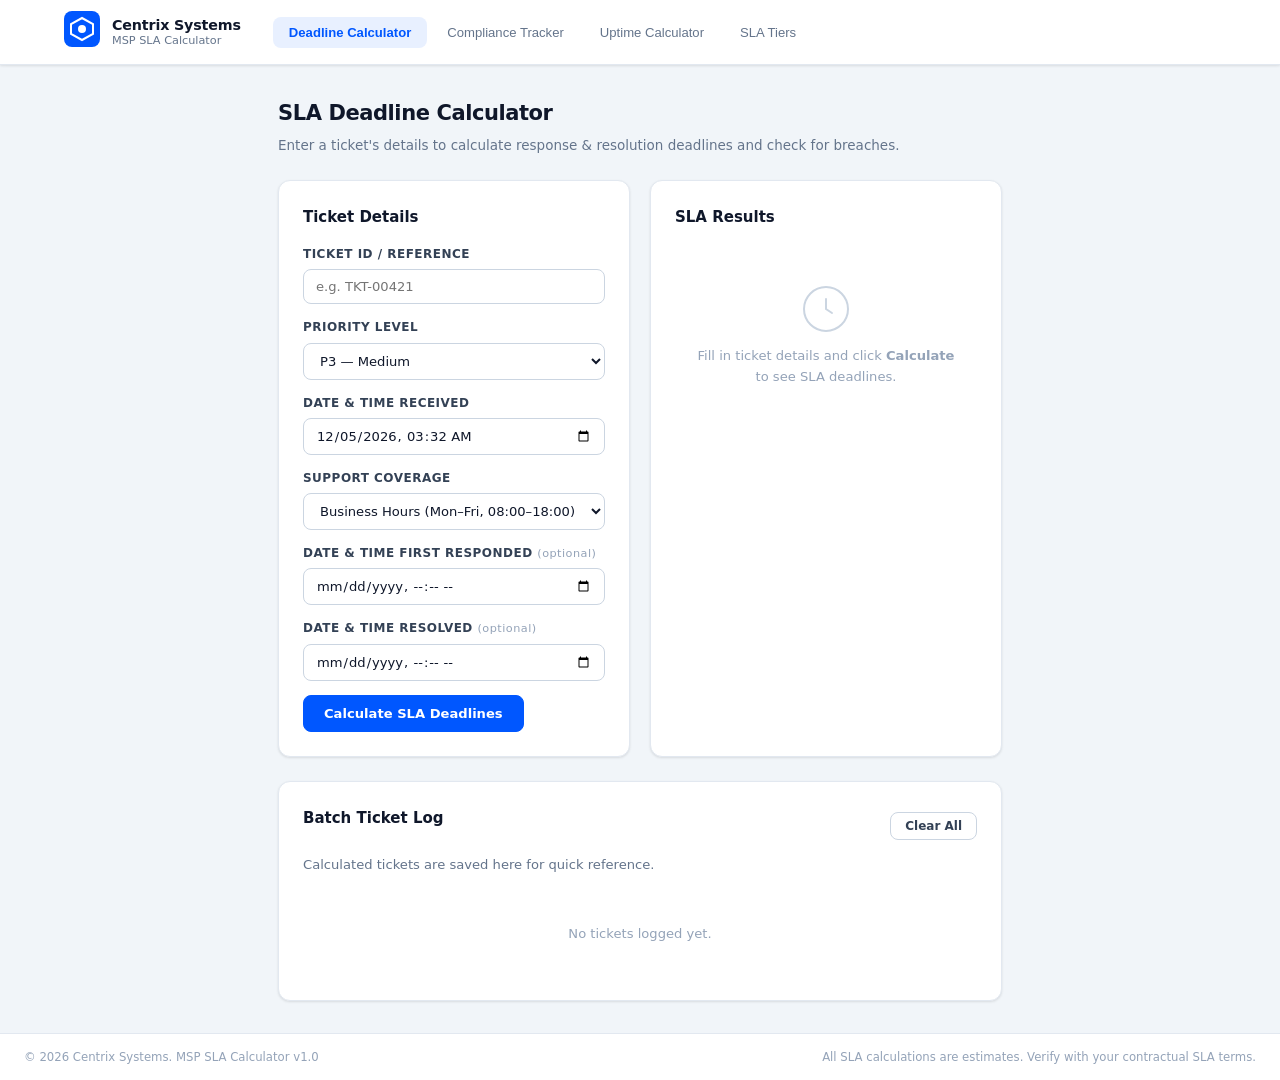
<file: index.html>
<!DOCTYPE html>
<html lang="en">
<head>
  <meta charset="UTF-8" />
  <meta name="viewport" content="width=device-width, initial-scale=1.0" />
  <title>MSP SLA Calculator — Centrix Systems</title>
  <link rel="stylesheet" href="styles.css" />
</head>
<body>
  <!-- Header -->
  <header class="site-header">
    <div class="header-inner">
      <div class="brand">
        <div class="brand-logo">
          <svg width="36" height="36" viewBox="0 0 36 36" fill="none" xmlns="http://www.w3.org/2000/svg">
            <rect width="36" height="36" rx="8" fill="#0057FF"/>
            <path d="M18 7L29 13V23L18 29L7 23V13L18 7Z" stroke="white" stroke-width="2" fill="none"/>
            <circle cx="18" cy="18" r="4" fill="white"/>
          </svg>
        </div>
        <div class="brand-text">
          <span class="brand-name">Centrix Systems</span>
          <span class="brand-subtitle">MSP SLA Calculator</span>
        </div>
      </div>
      <nav class="tab-nav">
        <button class="tab-btn active" data-tab="deadline">Deadline Calculator</button>
        <button class="tab-btn" data-tab="compliance">Compliance Tracker</button>
        <button class="tab-btn" data-tab="uptime">Uptime Calculator</button>
        <button class="tab-btn" data-tab="tiers">SLA Tiers</button>
      </nav>
    </div>
  </header>

  <main class="container">

    <!-- ===== TAB: DEADLINE CALCULATOR ===== -->
    <section class="tab-content active" id="tab-deadline">
      <div class="section-header">
        <h2>SLA Deadline Calculator</h2>
        <p>Enter a ticket's details to calculate response &amp; resolution deadlines and check for breaches.</p>
      </div>

      <div class="card-grid two-col">
        <!-- Input Panel -->
        <div class="card">
          <h3 class="card-title">Ticket Details</h3>
          <div class="form-group">
            <label>Ticket ID / Reference</label>
            <input type="text" id="ticketId" placeholder="e.g. TKT-00421" />
          </div>
          <div class="form-group">
            <label>Priority Level</label>
            <select id="ticketPriority">
              <option value="p1">P1 — Critical</option>
              <option value="p2">P2 — High</option>
              <option value="p3" selected>P3 — Medium</option>
              <option value="p4">P4 — Low</option>
            </select>
          </div>
          <div class="form-group">
            <label>Date &amp; Time Received</label>
            <input type="datetime-local" id="ticketReceived" />
          </div>
          <div class="form-group">
            <label>Support Coverage</label>
            <select id="coverageType">
              <option value="247">24/7 (All Hours)</option>
              <option value="bh" selected>Business Hours (Mon–Fri, 08:00–18:00)</option>
              <option value="extended">Extended (Mon–Sat, 07:00–20:00)</option>
            </select>
          </div>
          <div class="form-group">
            <label>Date &amp; Time First Responded <span class="optional">(optional)</span></label>
            <input type="datetime-local" id="ticketResponded" />
          </div>
          <div class="form-group">
            <label>Date &amp; Time Resolved <span class="optional">(optional)</span></label>
            <input type="datetime-local" id="ticketResolved" />
          </div>
          <button class="btn btn-primary" id="calcDeadlineBtn">Calculate SLA Deadlines</button>
        </div>

        <!-- Result Panel -->
        <div class="card" id="deadlineResults">
          <h3 class="card-title">SLA Results</h3>
          <div class="placeholder-state">
            <svg width="48" height="48" viewBox="0 0 48 48" fill="none"><circle cx="24" cy="24" r="22" stroke="#CBD5E1" stroke-width="2"/><path d="M24 14v10l6 4" stroke="#CBD5E1" stroke-width="2" stroke-linecap="round"/></svg>
            <p>Fill in ticket details and click <strong>Calculate</strong> to see SLA deadlines.</p>
          </div>
        </div>
      </div>

      <!-- Batch Ticket Tracker -->
      <div class="card mt-24">
        <div class="card-header-row">
          <h3 class="card-title">Batch Ticket Log</h3>
          <button class="btn btn-sm btn-secondary" id="clearLogBtn">Clear All</button>
        </div>
        <p class="card-desc">Calculated tickets are saved here for quick reference.</p>
        <div id="ticketLog" class="ticket-log">
          <div class="empty-log">No tickets logged yet.</div>
        </div>
      </div>
    </section>

    <!-- ===== TAB: COMPLIANCE TRACKER ===== -->
    <section class="tab-content" id="tab-compliance">
      <div class="section-header">
        <h2>SLA Compliance Tracker</h2>
        <p>Calculate your SLA compliance rate for a reporting period.</p>
      </div>

      <div class="card-grid two-col">
        <div class="card">
          <h3 class="card-title">Period &amp; Ticket Counts</h3>
          <div class="form-group">
            <label>Reporting Period</label>
            <div class="date-range">
              <input type="date" id="periodStart" />
              <span>to</span>
              <input type="date" id="periodEnd" />
            </div>
          </div>

          <div class="sla-input-table">
            <div class="sla-input-row header-row">
              <span>Priority</span>
              <span>Total Tickets</span>
              <span>Met SLA</span>
              <span>Breached</span>
            </div>
            <div class="sla-input-row" data-prio="p1">
              <span class="prio-badge p1">P1 Critical</span>
              <input type="number" class="comp-total" min="0" value="0" placeholder="0" />
              <input type="number" class="comp-met" min="0" value="0" placeholder="0" />
              <span class="comp-breached">0</span>
            </div>
            <div class="sla-input-row" data-prio="p2">
              <span class="prio-badge p2">P2 High</span>
              <input type="number" class="comp-total" min="0" value="0" placeholder="0" />
              <input type="number" class="comp-met" min="0" value="0" placeholder="0" />
              <span class="comp-breached">0</span>
            </div>
            <div class="sla-input-row" data-prio="p3">
              <span class="prio-badge p3">P3 Medium</span>
              <input type="number" class="comp-total" min="0" value="0" placeholder="0" />
              <input type="number" class="comp-met" min="0" value="0" placeholder="0" />
              <span class="comp-breached">0</span>
            </div>
            <div class="sla-input-row" data-prio="p4">
              <span class="prio-badge p4">P4 Low</span>
              <input type="number" class="comp-total" min="0" value="0" placeholder="0" />
              <input type="number" class="comp-met" min="0" value="0" placeholder="0" />
              <span class="comp-breached">0</span>
            </div>
          </div>
          <button class="btn btn-primary mt-16" id="calcComplianceBtn">Calculate Compliance</button>
        </div>

        <div class="card" id="complianceResults">
          <h3 class="card-title">Compliance Report</h3>
          <div class="placeholder-state">
            <svg width="48" height="48" viewBox="0 0 48 48" fill="none"><rect x="8" y="10" width="32" height="28" rx="3" stroke="#CBD5E1" stroke-width="2"/><path d="M15 20h18M15 26h12" stroke="#CBD5E1" stroke-width="2" stroke-linecap="round"/></svg>
            <p>Enter ticket counts and click <strong>Calculate Compliance</strong> to generate your report.</p>
          </div>
        </div>
      </div>

      <!-- SLA Target Reference -->
      <div class="card mt-24">
        <h3 class="card-title">Compliance Thresholds Reference</h3>
        <div class="threshold-grid">
          <div class="threshold-card">
            <div class="prio-badge p1">P1 Critical</div>
            <div class="threshold-target">Target: ≥ 99%</div>
            <div class="threshold-desc">Mission-critical outages; maximum urgency</div>
          </div>
          <div class="threshold-card">
            <div class="prio-badge p2">P2 High</div>
            <div class="threshold-target">Target: ≥ 97%</div>
            <div class="threshold-desc">Significant impact; urgent resolution needed</div>
          </div>
          <div class="threshold-card">
            <div class="prio-badge p3">P3 Medium</div>
            <div class="threshold-target">Target: ≥ 95%</div>
            <div class="threshold-desc">Moderate impact; standard priority</div>
          </div>
          <div class="threshold-card">
            <div class="prio-badge p4">P4 Low</div>
            <div class="threshold-target">Target: ≥ 90%</div>
            <div class="threshold-desc">Minimal impact; planned/routine work</div>
          </div>
        </div>
      </div>
    </section>

    <!-- ===== TAB: UPTIME CALCULATOR ===== -->
    <section class="tab-content" id="tab-uptime">
      <div class="section-header">
        <h2>Uptime &amp; Availability Calculator</h2>
        <p>Determine allowed downtime for a given uptime SLA target, or calculate actual uptime from incident data.</p>
      </div>

      <div class="card-grid two-col">
        <!-- Allowed Downtime -->
        <div class="card">
          <h3 class="card-title">Allowed Downtime from SLA %</h3>
          <div class="form-group">
            <label>SLA Uptime Target (%)</label>
            <div class="input-with-suffix">
              <input type="number" id="uptimeTarget" min="0" max="100" step="0.001" value="99.9" />
              <span class="suffix">%</span>
            </div>
          </div>
          <div class="form-group">
            <label>Measurement Period</label>
            <select id="uptimePeriod">
              <option value="day">Per Day</option>
              <option value="week">Per Week</option>
              <option value="month" selected>Per Month (30 days)</option>
              <option value="quarter">Per Quarter (91 days)</option>
              <option value="year">Per Year (365 days)</option>
            </select>
          </div>
          <button class="btn btn-primary" id="calcUptimeBtn">Calculate Allowed Downtime</button>
          <div id="uptimeResult" class="uptime-result hidden"></div>
        </div>

        <!-- Actual Uptime from Incidents -->
        <div class="card">
          <h3 class="card-title">Actual Uptime from Incident Log</h3>
          <div class="form-group">
            <label>Measurement Period (hours)</label>
            <input type="number" id="periodHours" min="1" value="720" placeholder="e.g. 720 for 30 days" />
          </div>
          <div class="form-group">
            <label>Total Downtime (minutes)</label>
            <input type="number" id="totalDowntime" min="0" value="0" placeholder="Total minutes of outage" />
          </div>
          <div class="form-group">
            <label>Contracted SLA Target (%)</label>
            <div class="input-with-suffix">
              <input type="number" id="contractedSla" min="0" max="100" step="0.001" value="99.9" />
              <span class="suffix">%</span>
            </div>
          </div>
          <button class="btn btn-primary" id="calcActualUptimeBtn">Calculate Actual Uptime</button>
          <div id="actualUptimeResult" class="uptime-result hidden"></div>
        </div>
      </div>

      <!-- Uptime Reference Table -->
      <div class="card mt-24">
        <h3 class="card-title">Standard Uptime SLA Reference Table</h3>
        <div class="table-wrapper">
          <table class="data-table" id="uptimeRefTable">
            <thead>
              <tr>
                <th>SLA Target</th>
                <th>Nines</th>
                <th>Per Day</th>
                <th>Per Week</th>
                <th>Per Month</th>
                <th>Per Quarter</th>
                <th>Per Year</th>
              </tr>
            </thead>
            <tbody>
              <!-- Populated by JS -->
            </tbody>
          </table>
        </div>
      </div>
    </section>

    <!-- ===== TAB: SLA TIERS ===== -->
    <section class="tab-content" id="tab-tiers">
      <div class="section-header">
        <h2>SLA Tier Configuration</h2>
        <p>Customise response and resolution targets for each priority tier. Changes apply across all calculators.</p>
      </div>

      <div class="card">
        <h3 class="card-title">Priority Tiers</h3>
        <p class="card-desc">Times are in hours. Business-hours tiers exclude weekends and non-working hours.</p>
        <div class="table-wrapper">
          <table class="data-table tiers-table">
            <thead>
              <tr>
                <th>Priority</th>
                <th>Label</th>
                <th>Response Target (hrs)</th>
                <th>Resolution Target (hrs)</th>
                <th>Escalation Target (hrs)</th>
                <th>Compliance Goal (%)</th>
                <th>Colour</th>
              </tr>
            </thead>
            <tbody id="tiersTableBody">
              <!-- Populated by JS -->
            </tbody>
          </table>
        </div>
        <div class="tier-actions">
          <button class="btn btn-primary" id="saveTiersBtn">Save Configuration</button>
          <button class="btn btn-secondary" id="resetTiersBtn">Reset to Defaults</button>
        </div>
        <div id="tiersSaveMsg" class="save-msg hidden">Configuration saved successfully.</div>
      </div>

      <!-- Tier Definitions -->
      <div class="card mt-24">
        <h3 class="card-title">Standard Tier Definitions</h3>
        <div class="tier-defs">
          <div class="tier-def-item">
            <div class="tier-def-badge p1">P1</div>
            <div class="tier-def-text">
              <strong>Critical</strong>
              <p>Complete service outage, data loss risk, or security breach. All business operations halted. Immediate all-hands response required.</p>
            </div>
          </div>
          <div class="tier-def-item">
            <div class="tier-def-badge p2">P2</div>
            <div class="tier-def-text">
              <strong>High</strong>
              <p>Major functionality impaired, significant user group affected, or partial service outage. No acceptable workaround available.</p>
            </div>
          </div>
          <div class="tier-def-item">
            <div class="tier-def-badge p3">P3</div>
            <div class="tier-def-text">
              <strong>Medium</strong>
              <p>Non-critical functionality impaired with a workaround available. Limited number of users affected. Normal business operations continue.</p>
            </div>
          </div>
          <div class="tier-def-item">
            <div class="tier-def-badge p4">P4</div>
            <div class="tier-def-text">
              <strong>Low</strong>
              <p>Minor cosmetic issues, feature requests, how-to questions, or general information requests. No business impact.</p>
            </div>
          </div>
        </div>
      </div>
    </section>

  </main>

  <footer class="site-footer">
    <span>&copy; 2026 Centrix Systems. MSP SLA Calculator v1.0</span>
    <span>All SLA calculations are estimates. Verify with your contractual SLA terms.</span>
  </footer>

  <script src="app.js"></script>
</body>
</html>
</file>
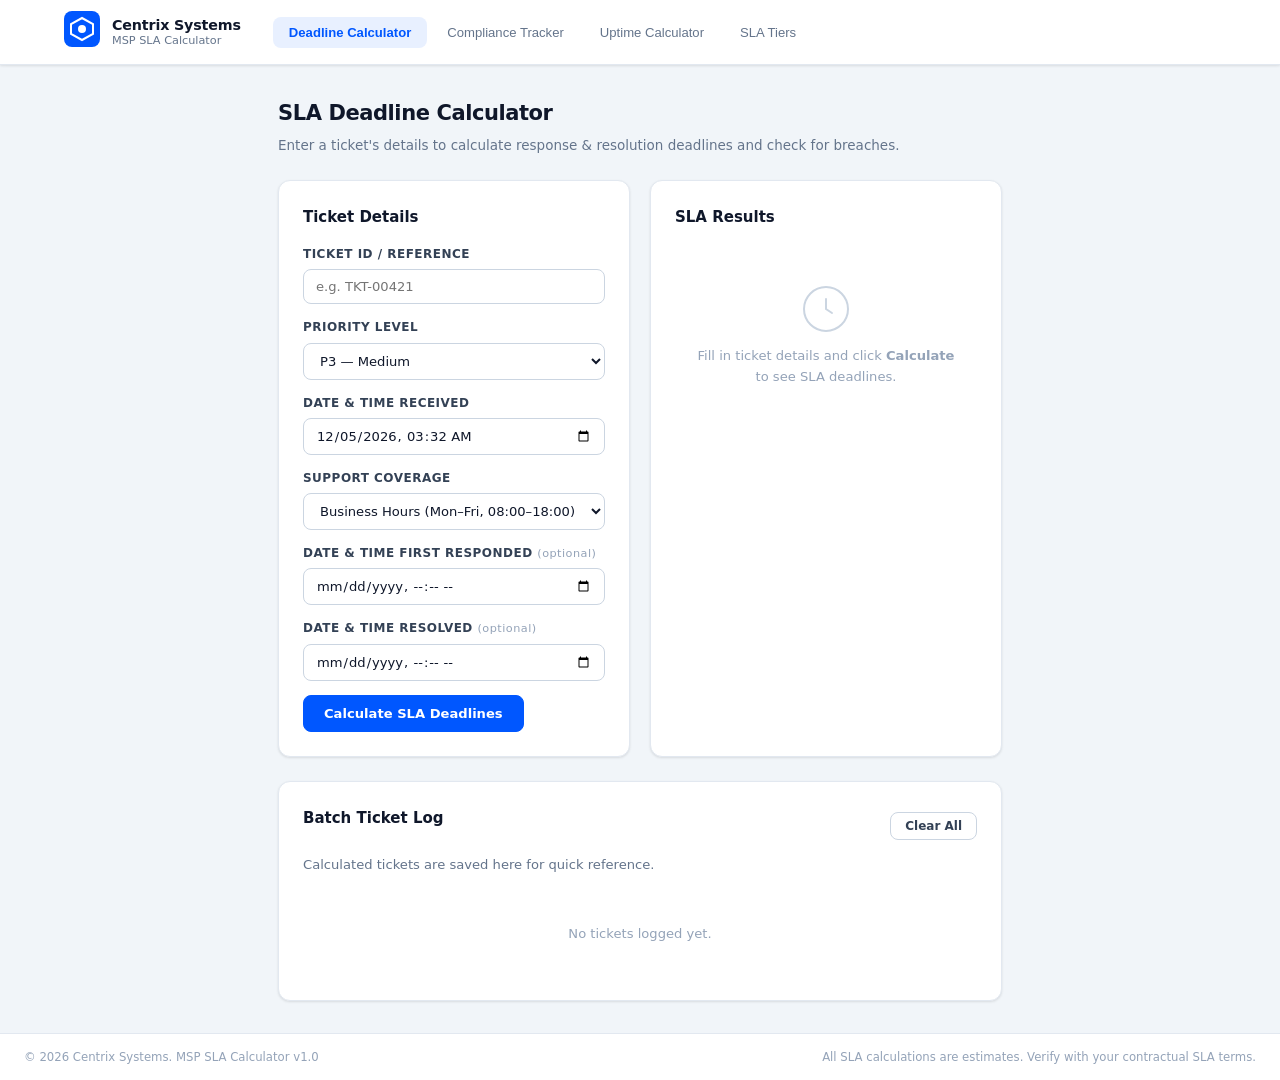
<file: centrix-sla-calculator.html>
<!DOCTYPE html>
<html lang="en">
<head>
  <meta charset="UTF-8" />
  <meta name="viewport" content="width=device-width, initial-scale=1.0" />
  <title>MSP SLA Calculator — Centrix Systems</title>
  <style>
/* ============================================================
   Centrix Systems — MSP SLA Calculator Stylesheet
   ============================================================ */

/* ---------- Reset & Base ---------- */
*, *::before, *::after { box-sizing: border-box; margin: 0; padding: 0; }

:root {
  --blue-600:   #0057FF;
  --blue-500:   #1D6FFF;
  --blue-100:   #E8F0FF;
  --blue-50:    #F0F5FF;

  --p1-color:   #DC2626;
  --p1-bg:      #FEF2F2;
  --p1-border:  #FECACA;

  --p2-color:   #EA580C;
  --p2-bg:      #FFF7ED;
  --p2-border:  #FED7AA;

  --p3-color:   #CA8A04;
  --p3-bg:      #FEFCE8;
  --p3-border:  #FEF08A;

  --p4-color:   #16A34A;
  --p4-bg:      #F0FDF4;
  --p4-border:  #BBF7D0;

  --gray-900: #0F172A;
  --gray-700: #334155;
  --gray-500: #64748B;
  --gray-400: #94A3B8;
  --gray-300: #CBD5E1;
  --gray-200: #E2E8F0;
  --gray-100: #F1F5F9;
  --gray-50:  #F8FAFC;

  --success-color:  #16A34A;
  --success-bg:     #F0FDF4;
  --warning-color:  #CA8A04;
  --warning-bg:     #FEFCE8;
  --danger-color:   #DC2626;
  --danger-bg:      #FEF2F2;

  --radius-sm:  4px;
  --radius-md:  8px;
  --radius-lg:  12px;

  --shadow-sm:  0 1px 3px rgba(0,0,0,.07), 0 1px 2px rgba(0,0,0,.04);
  --shadow-md:  0 4px 12px rgba(0,0,0,.08), 0 2px 4px rgba(0,0,0,.04);

  --font: 'Segoe UI', system-ui, -apple-system, sans-serif;
}

html { font-size: 15px; }

body {
  font-family: var(--font);
  background: var(--gray-100);
  color: var(--gray-900);
  line-height: 1.6;
  min-height: 100vh;
  display: flex;
  flex-direction: column;
}

/* ---------- Header ---------- */
.site-header {
  background: white;
  border-bottom: 1px solid var(--gray-200);
  position: sticky;
  top: 0;
  z-index: 100;
  box-shadow: var(--shadow-sm);
}

.header-inner {
  max-width: 1200px;
  margin: 0 auto;
  padding: 0 24px;
  display: flex;
  align-items: center;
  gap: 32px;
  height: 64px;
}

.brand {
  display: flex;
  align-items: center;
  gap: 12px;
  flex-shrink: 0;
}

.brand-text {
  display: flex;
  flex-direction: column;
  line-height: 1.2;
}

.brand-name {
  font-size: .95rem;
  font-weight: 700;
  color: var(--gray-900);
  letter-spacing: -.01em;
}

.brand-subtitle {
  font-size: .75rem;
  color: var(--gray-500);
  font-weight: 500;
}

.tab-nav {
  display: flex;
  gap: 4px;
  flex: 1;
}

.tab-btn {
  background: none;
  border: none;
  cursor: pointer;
  padding: 8px 16px;
  font-size: .875rem;
  font-weight: 500;
  color: var(--gray-500);
  border-radius: var(--radius-md);
  transition: background .15s, color .15s;
  white-space: nowrap;
}

.tab-btn:hover { background: var(--gray-100); color: var(--gray-700); }
.tab-btn.active { background: var(--blue-100); color: var(--blue-600); font-weight: 600; }

/* ---------- Main / Container ---------- */
.container {
  max-width: 1200px;
  margin: 0 auto;
  padding: 32px 24px;
  flex: 1;
}

/* ---------- Section / Tab ---------- */
.tab-content { display: none; }
.tab-content.active { display: block; }

.section-header {
  margin-bottom: 24px;
}
.section-header h2 {
  font-size: 1.4rem;
  font-weight: 700;
  color: var(--gray-900);
  letter-spacing: -.02em;
}
.section-header p {
  margin-top: 4px;
  color: var(--gray-500);
  font-size: .9rem;
}

/* ---------- Cards ---------- */
.card {
  background: white;
  border: 1px solid var(--gray-200);
  border-radius: var(--radius-lg);
  padding: 24px;
  box-shadow: var(--shadow-sm);
}

.card-title {
  font-size: 1rem;
  font-weight: 600;
  color: var(--gray-900);
  margin-bottom: 16px;
}

.card-desc {
  font-size: .875rem;
  color: var(--gray-500);
  margin-bottom: 16px;
}

.card-header-row {
  display: flex;
  align-items: center;
  justify-content: space-between;
  margin-bottom: 8px;
}

.card-grid {
  display: grid;
  gap: 20px;
}
.card-grid.two-col { grid-template-columns: 1fr 1fr; }

.mt-16 { margin-top: 16px; }
.mt-24 { margin-top: 24px; }

/* ---------- Forms ---------- */
.form-group {
  margin-bottom: 14px;
}

.form-group label {
  display: block;
  font-size: .8rem;
  font-weight: 600;
  color: var(--gray-700);
  margin-bottom: 5px;
  text-transform: uppercase;
  letter-spacing: .04em;
}

.optional {
  font-weight: 400;
  text-transform: none;
  font-size: .75rem;
  color: var(--gray-400);
}

input[type="text"],
input[type="number"],
input[type="datetime-local"],
input[type="date"],
select {
  width: 100%;
  padding: 9px 12px;
  border: 1px solid var(--gray-300);
  border-radius: var(--radius-md);
  font-size: .875rem;
  color: var(--gray-900);
  background: white;
  transition: border-color .15s, box-shadow .15s;
  font-family: var(--font);
}

input:focus, select:focus {
  outline: none;
  border-color: var(--blue-500);
  box-shadow: 0 0 0 3px rgba(0,87,255,.12);
}

.input-with-suffix {
  display: flex;
  align-items: stretch;
}

.input-with-suffix input {
  border-right: none;
  border-radius: var(--radius-md) 0 0 var(--radius-md);
}

.input-with-suffix .suffix {
  display: flex;
  align-items: center;
  padding: 0 12px;
  background: var(--gray-100);
  border: 1px solid var(--gray-300);
  border-left: none;
  border-radius: 0 var(--radius-md) var(--radius-md) 0;
  font-size: .875rem;
  color: var(--gray-500);
  font-weight: 500;
}

.date-range {
  display: flex;
  align-items: center;
  gap: 10px;
}
.date-range input { flex: 1; }
.date-range span { color: var(--gray-400); font-size: .8rem; white-space: nowrap; }

/* ---------- Buttons ---------- */
.btn {
  display: inline-flex;
  align-items: center;
  justify-content: center;
  gap: 6px;
  padding: 10px 20px;
  font-size: .875rem;
  font-weight: 600;
  border-radius: var(--radius-md);
  border: 1px solid transparent;
  cursor: pointer;
  transition: background .15s, box-shadow .15s, transform .1s;
  font-family: var(--font);
  white-space: nowrap;
}
.btn:active { transform: scale(.98); }

.btn-primary {
  background: var(--blue-600);
  color: white;
  border-color: var(--blue-600);
}
.btn-primary:hover { background: #0049d9; border-color: #0049d9; }

.btn-secondary {
  background: white;
  color: var(--gray-700);
  border-color: var(--gray-300);
}
.btn-secondary:hover { background: var(--gray-100); }

.btn-sm {
  padding: 6px 14px;
  font-size: .8rem;
}

/* ---------- Priority Badges ---------- */
.prio-badge {
  display: inline-flex;
  align-items: center;
  padding: 3px 10px;
  border-radius: 20px;
  font-size: .78rem;
  font-weight: 700;
  border: 1px solid;
}
.prio-badge.p1 { color: var(--p1-color); background: var(--p1-bg); border-color: var(--p1-border); }
.prio-badge.p2 { color: var(--p2-color); background: var(--p2-bg); border-color: var(--p2-border); }
.prio-badge.p3 { color: var(--p3-color); background: var(--p3-bg); border-color: var(--p3-border); }
.prio-badge.p4 { color: var(--p4-color); background: var(--p4-bg); border-color: var(--p4-border); }

/* ---------- Placeholder State ---------- */
.placeholder-state {
  display: flex;
  flex-direction: column;
  align-items: center;
  justify-content: center;
  gap: 12px;
  padding: 40px 20px;
  color: var(--gray-400);
  text-align: center;
}
.placeholder-state p { font-size: .875rem; max-width: 260px; }
.placeholder-state strong { color: var(--gray-600); }

/* ---------- Deadline Results ---------- */
.result-block {
  border: 1px solid var(--gray-200);
  border-radius: var(--radius-md);
  overflow: hidden;
  margin-bottom: 16px;
}

.result-block-header {
  display: flex;
  align-items: center;
  justify-content: space-between;
  padding: 10px 16px;
  background: var(--gray-50);
  border-bottom: 1px solid var(--gray-200);
}

.result-block-header .label {
  font-size: .78rem;
  font-weight: 700;
  text-transform: uppercase;
  letter-spacing: .05em;
  color: var(--gray-500);
}

.result-block-body {
  padding: 12px 16px;
}

.result-deadline {
  font-size: 1rem;
  font-weight: 600;
  color: var(--gray-900);
}

.result-meta {
  font-size: .8rem;
  color: var(--gray-500);
  margin-top: 3px;
}

.status-pill {
  display: inline-flex;
  align-items: center;
  gap: 5px;
  padding: 3px 10px;
  border-radius: 20px;
  font-size: .75rem;
  font-weight: 700;
  border: 1px solid;
}
.status-pill.met    { color: var(--success-color); background: var(--success-bg); border-color: #BBF7D0; }
.status-pill.breach { color: var(--danger-color);  background: var(--danger-bg);  border-color: #FECACA; }
.status-pill.pending { color: var(--gray-500); background: var(--gray-100); border-color: var(--gray-300); }

.dot {
  width: 7px; height: 7px;
  border-radius: 50%;
  display: inline-block;
}
.dot.met    { background: var(--success-color); }
.dot.breach { background: var(--danger-color); }
.dot.pending { background: var(--gray-400); }

.result-ticket-id {
  font-size: .75rem;
  font-weight: 700;
  color: var(--blue-600);
  background: var(--blue-50);
  border: 1px solid var(--blue-100);
  border-radius: var(--radius-sm);
  padding: 2px 8px;
  margin-bottom: 12px;
  display: inline-block;
}

.result-summary-row {
  display: flex;
  justify-content: space-between;
  align-items: center;
  padding: 6px 0;
  border-bottom: 1px solid var(--gray-100);
  font-size: .875rem;
}
.result-summary-row:last-child { border-bottom: none; }
.result-summary-row .key { color: var(--gray-500); }
.result-summary-row .val { font-weight: 600; color: var(--gray-900); }

/* ---------- Ticket Log ---------- */
.ticket-log {
  max-height: 400px;
  overflow-y: auto;
}

.empty-log {
  text-align: center;
  color: var(--gray-400);
  font-size: .875rem;
  padding: 32px;
}

.log-item {
  display: grid;
  grid-template-columns: auto 1fr auto auto;
  gap: 12px;
  align-items: center;
  padding: 10px 12px;
  border-radius: var(--radius-md);
  border: 1px solid var(--gray-200);
  margin-bottom: 8px;
  font-size: .85rem;
  background: var(--gray-50);
}

.log-item .log-id {
  font-weight: 700;
  color: var(--blue-600);
  min-width: 90px;
}

.log-item .log-info { color: var(--gray-600); }
.log-item .log-deadline { color: var(--gray-700); font-weight: 500; text-align: right; }

/* ---------- Compliance ---------- */
.sla-input-table {
  width: 100%;
  border-collapse: separate;
  border-spacing: 0;
  margin-bottom: 0;
}

.sla-input-row {
  display: grid;
  grid-template-columns: 130px 1fr 1fr 80px;
  gap: 8px;
  align-items: center;
  padding: 8px 0;
  border-bottom: 1px solid var(--gray-100);
}

.sla-input-row.header-row {
  font-size: .75rem;
  font-weight: 700;
  text-transform: uppercase;
  letter-spacing: .05em;
  color: var(--gray-500);
  padding-bottom: 8px;
}

.sla-input-row input {
  padding: 6px 10px;
  font-size: .85rem;
}

.comp-breached {
  font-weight: 700;
  color: var(--danger-color);
  text-align: center;
}

/* Compliance Results */
.compliance-grid {
  display: grid;
  grid-template-columns: 1fr 1fr;
  gap: 12px;
  margin-bottom: 16px;
}

.compliance-card {
  border: 1px solid var(--gray-200);
  border-radius: var(--radius-md);
  padding: 14px;
  text-align: center;
}

.compliance-card .prio-badge { margin-bottom: 8px; }
.compliance-card .compliance-pct {
  font-size: 1.6rem;
  font-weight: 800;
  letter-spacing: -.03em;
  line-height: 1;
  margin-bottom: 4px;
}
.compliance-card .compliance-label { font-size: .75rem; color: var(--gray-500); }
.compliance-card.above { border-color: #BBF7D0; background: var(--success-bg); }
.compliance-card.below { border-color: #FECACA; background: var(--danger-bg); }
.compliance-card.above .compliance-pct { color: var(--success-color); }
.compliance-card.below .compliance-pct { color: var(--danger-color); }

.overall-compliance {
  border: 2px solid var(--blue-600);
  border-radius: var(--radius-md);
  padding: 16px;
  text-align: center;
  background: var(--blue-50);
  margin-bottom: 16px;
}
.overall-compliance .label {
  font-size: .78rem;
  font-weight: 700;
  text-transform: uppercase;
  letter-spacing: .05em;
  color: var(--blue-600);
  margin-bottom: 6px;
}
.overall-compliance .pct {
  font-size: 2.4rem;
  font-weight: 800;
  color: var(--blue-600);
  letter-spacing: -.04em;
  line-height: 1;
}
.overall-compliance .sub {
  font-size: .8rem;
  color: var(--gray-500);
  margin-top: 4px;
}

.threshold-grid {
  display: grid;
  grid-template-columns: repeat(4, 1fr);
  gap: 12px;
}

.threshold-card {
  border: 1px solid var(--gray-200);
  border-radius: var(--radius-md);
  padding: 14px;
  text-align: center;
}
.threshold-card .prio-badge { margin-bottom: 8px; }
.threshold-target { font-weight: 700; font-size: .9rem; margin-bottom: 4px; }
.threshold-desc { font-size: .75rem; color: var(--gray-500); line-height: 1.4; }

/* ---------- Uptime ---------- */
.uptime-result {
  margin-top: 16px;
  border-radius: var(--radius-md);
  padding: 16px;
  border: 1px solid;
}
.uptime-result.hidden { display: none; }
.uptime-result.ok { background: var(--success-bg); border-color: #BBF7D0; color: var(--success-color); }
.uptime-result.warn { background: var(--warning-bg); border-color: #FEF08A; color: var(--warning-color); }
.uptime-result.fail { background: var(--danger-bg); border-color: #FECACA; color: var(--danger-color); }
.uptime-result .uptime-big {
  font-size: 1.8rem;
  font-weight: 800;
  letter-spacing: -.03em;
  line-height: 1.1;
}
.uptime-result .uptime-label { font-size: .78rem; font-weight: 700; text-transform: uppercase; letter-spacing: .05em; margin-bottom: 8px; }
.uptime-result .uptime-details { font-size: .8rem; margin-top: 8px; opacity: .85; }
.uptime-result .uptime-details div { margin-top: 3px; }

/* ---------- Tables ---------- */
.table-wrapper { overflow-x: auto; }

.data-table {
  width: 100%;
  border-collapse: collapse;
  font-size: .875rem;
}

.data-table th {
  background: var(--gray-50);
  font-size: .75rem;
  font-weight: 700;
  text-transform: uppercase;
  letter-spacing: .05em;
  color: var(--gray-500);
  padding: 10px 14px;
  text-align: left;
  border-bottom: 2px solid var(--gray-200);
  white-space: nowrap;
}

.data-table td {
  padding: 10px 14px;
  border-bottom: 1px solid var(--gray-100);
  color: var(--gray-700);
  vertical-align: middle;
}

.data-table tr:last-child td { border-bottom: none; }
.data-table tr:hover td { background: var(--gray-50); }

.data-table td input {
  width: 80px;
  padding: 5px 8px;
  font-size: .85rem;
}

.data-table td input[type="color"] {
  width: 44px;
  height: 32px;
  padding: 2px 4px;
  border-radius: var(--radius-sm);
  cursor: pointer;
}

/* ---------- Tier Config ---------- */
.tier-actions {
  display: flex;
  gap: 12px;
  margin-top: 20px;
}

.save-msg {
  margin-top: 12px;
  padding: 10px 16px;
  background: var(--success-bg);
  border: 1px solid #BBF7D0;
  border-radius: var(--radius-md);
  color: var(--success-color);
  font-size: .875rem;
  font-weight: 600;
}
.save-msg.hidden { display: none; }

.tier-defs {
  display: flex;
  flex-direction: column;
  gap: 16px;
}

.tier-def-item {
  display: flex;
  gap: 16px;
  align-items: flex-start;
  padding: 14px;
  border: 1px solid var(--gray-200);
  border-radius: var(--radius-md);
  background: var(--gray-50);
}

.tier-def-badge {
  width: 40px;
  height: 40px;
  border-radius: 50%;
  display: flex;
  align-items: center;
  justify-content: center;
  font-weight: 800;
  font-size: .9rem;
  flex-shrink: 0;
}
.tier-def-badge.p1 { background: var(--p1-bg); color: var(--p1-color); border: 2px solid var(--p1-border); }
.tier-def-badge.p2 { background: var(--p2-bg); color: var(--p2-color); border: 2px solid var(--p2-border); }
.tier-def-badge.p3 { background: var(--p3-bg); color: var(--p3-color); border: 2px solid var(--p3-border); }
.tier-def-badge.p4 { background: var(--p4-bg); color: var(--p4-color); border: 2px solid var(--p4-border); }

.tier-def-text strong { font-size: .9rem; display: block; margin-bottom: 4px; }
.tier-def-text p { font-size: .83rem; color: var(--gray-600); line-height: 1.5; }

/* ---------- Footer ---------- */
.site-footer {
  background: white;
  border-top: 1px solid var(--gray-200);
  padding: 14px 24px;
  display: flex;
  justify-content: space-between;
  align-items: center;
  font-size: .78rem;
  color: var(--gray-400);
}

/* ---------- Utilities ---------- */
.hidden { display: none !important; }
.text-red   { color: var(--danger-color); }
.text-green { color: var(--success-color); }
.text-amber { color: var(--warning-color); }

/* ---------- Responsive ---------- */
@media (max-width: 900px) {
  .card-grid.two-col { grid-template-columns: 1fr; }
  .threshold-grid { grid-template-columns: 1fr 1fr; }
  .compliance-grid { grid-template-columns: 1fr 1fr; }
}

@media (max-width: 640px) {
  .header-inner {
    flex-direction: column;
    height: auto;
    padding: 12px 16px;
    gap: 10px;
  }
  .tab-nav { flex-wrap: wrap; }
  .container { padding: 16px; }
  .threshold-grid { grid-template-columns: 1fr 1fr; }
  .compliance-grid { grid-template-columns: 1fr; }
  .sla-input-row { grid-template-columns: 110px 1fr 1fr 60px; }
  .site-footer { flex-direction: column; gap: 4px; text-align: center; }
  .log-item { grid-template-columns: 1fr 1fr; }
}

</style>
</head>
<body>
  <!-- Header -->
  <header class="site-header">
    <div class="header-inner">
      <div class="brand">
        <div class="brand-logo">
          <svg width="36" height="36" viewBox="0 0 36 36" fill="none" xmlns="http://www.w3.org/2000/svg">
            <rect width="36" height="36" rx="8" fill="#0057FF"/>
            <path d="M18 7L29 13V23L18 29L7 23V13L18 7Z" stroke="white" stroke-width="2" fill="none"/>
            <circle cx="18" cy="18" r="4" fill="white"/>
          </svg>
        </div>
        <div class="brand-text">
          <span class="brand-name">Centrix Systems</span>
          <span class="brand-subtitle">MSP SLA Calculator</span>
        </div>
      </div>
      <nav class="tab-nav">
        <button class="tab-btn active" data-tab="deadline">Deadline Calculator</button>
        <button class="tab-btn" data-tab="compliance">Compliance Tracker</button>
        <button class="tab-btn" data-tab="uptime">Uptime Calculator</button>
        <button class="tab-btn" data-tab="tiers">SLA Tiers</button>
      </nav>
    </div>
  </header>

  <main class="container">

    <!-- ===== TAB: DEADLINE CALCULATOR ===== -->
    <section class="tab-content active" id="tab-deadline">
      <div class="section-header">
        <h2>SLA Deadline Calculator</h2>
        <p>Enter a ticket's details to calculate response &amp; resolution deadlines and check for breaches.</p>
      </div>

      <div class="card-grid two-col">
        <!-- Input Panel -->
        <div class="card">
          <h3 class="card-title">Ticket Details</h3>
          <div class="form-group">
            <label>Ticket ID / Reference</label>
            <input type="text" id="ticketId" placeholder="e.g. TKT-00421" />
          </div>
          <div class="form-group">
            <label>Priority Level</label>
            <select id="ticketPriority">
              <option value="p1">P1 — Critical</option>
              <option value="p2">P2 — High</option>
              <option value="p3" selected>P3 — Medium</option>
              <option value="p4">P4 — Low</option>
            </select>
          </div>
          <div class="form-group">
            <label>Date &amp; Time Received</label>
            <input type="datetime-local" id="ticketReceived" />
          </div>
          <div class="form-group">
            <label>Support Coverage</label>
            <select id="coverageType">
              <option value="247">24/7 (All Hours)</option>
              <option value="bh" selected>Business Hours (Mon–Fri, 08:00–18:00)</option>
              <option value="extended">Extended (Mon–Sat, 07:00–20:00)</option>
            </select>
          </div>
          <div class="form-group">
            <label>Date &amp; Time First Responded <span class="optional">(optional)</span></label>
            <input type="datetime-local" id="ticketResponded" />
          </div>
          <div class="form-group">
            <label>Date &amp; Time Resolved <span class="optional">(optional)</span></label>
            <input type="datetime-local" id="ticketResolved" />
          </div>
          <button class="btn btn-primary" id="calcDeadlineBtn">Calculate SLA Deadlines</button>
        </div>

        <!-- Result Panel -->
        <div class="card" id="deadlineResults">
          <h3 class="card-title">SLA Results</h3>
          <div class="placeholder-state">
            <svg width="48" height="48" viewBox="0 0 48 48" fill="none"><circle cx="24" cy="24" r="22" stroke="#CBD5E1" stroke-width="2"/><path d="M24 14v10l6 4" stroke="#CBD5E1" stroke-width="2" stroke-linecap="round"/></svg>
            <p>Fill in ticket details and click <strong>Calculate</strong> to see SLA deadlines.</p>
          </div>
        </div>
      </div>

      <!-- Batch Ticket Tracker -->
      <div class="card mt-24">
        <div class="card-header-row">
          <h3 class="card-title">Batch Ticket Log</h3>
          <button class="btn btn-sm btn-secondary" id="clearLogBtn">Clear All</button>
        </div>
        <p class="card-desc">Calculated tickets are saved here for quick reference.</p>
        <div id="ticketLog" class="ticket-log">
          <div class="empty-log">No tickets logged yet.</div>
        </div>
      </div>
    </section>

    <!-- ===== TAB: COMPLIANCE TRACKER ===== -->
    <section class="tab-content" id="tab-compliance">
      <div class="section-header">
        <h2>SLA Compliance Tracker</h2>
        <p>Calculate your SLA compliance rate for a reporting period.</p>
      </div>

      <div class="card-grid two-col">
        <div class="card">
          <h3 class="card-title">Period &amp; Ticket Counts</h3>
          <div class="form-group">
            <label>Reporting Period</label>
            <div class="date-range">
              <input type="date" id="periodStart" />
              <span>to</span>
              <input type="date" id="periodEnd" />
            </div>
          </div>

          <div class="sla-input-table">
            <div class="sla-input-row header-row">
              <span>Priority</span>
              <span>Total Tickets</span>
              <span>Met SLA</span>
              <span>Breached</span>
            </div>
            <div class="sla-input-row" data-prio="p1">
              <span class="prio-badge p1">P1 Critical</span>
              <input type="number" class="comp-total" min="0" value="0" placeholder="0" />
              <input type="number" class="comp-met" min="0" value="0" placeholder="0" />
              <span class="comp-breached">0</span>
            </div>
            <div class="sla-input-row" data-prio="p2">
              <span class="prio-badge p2">P2 High</span>
              <input type="number" class="comp-total" min="0" value="0" placeholder="0" />
              <input type="number" class="comp-met" min="0" value="0" placeholder="0" />
              <span class="comp-breached">0</span>
            </div>
            <div class="sla-input-row" data-prio="p3">
              <span class="prio-badge p3">P3 Medium</span>
              <input type="number" class="comp-total" min="0" value="0" placeholder="0" />
              <input type="number" class="comp-met" min="0" value="0" placeholder="0" />
              <span class="comp-breached">0</span>
            </div>
            <div class="sla-input-row" data-prio="p4">
              <span class="prio-badge p4">P4 Low</span>
              <input type="number" class="comp-total" min="0" value="0" placeholder="0" />
              <input type="number" class="comp-met" min="0" value="0" placeholder="0" />
              <span class="comp-breached">0</span>
            </div>
          </div>
          <button class="btn btn-primary mt-16" id="calcComplianceBtn">Calculate Compliance</button>
        </div>

        <div class="card" id="complianceResults">
          <h3 class="card-title">Compliance Report</h3>
          <div class="placeholder-state">
            <svg width="48" height="48" viewBox="0 0 48 48" fill="none"><rect x="8" y="10" width="32" height="28" rx="3" stroke="#CBD5E1" stroke-width="2"/><path d="M15 20h18M15 26h12" stroke="#CBD5E1" stroke-width="2" stroke-linecap="round"/></svg>
            <p>Enter ticket counts and click <strong>Calculate Compliance</strong> to generate your report.</p>
          </div>
        </div>
      </div>

      <!-- SLA Target Reference -->
      <div class="card mt-24">
        <h3 class="card-title">Compliance Thresholds Reference</h3>
        <div class="threshold-grid">
          <div class="threshold-card">
            <div class="prio-badge p1">P1 Critical</div>
            <div class="threshold-target">Target: ≥ 99%</div>
            <div class="threshold-desc">Mission-critical outages; maximum urgency</div>
          </div>
          <div class="threshold-card">
            <div class="prio-badge p2">P2 High</div>
            <div class="threshold-target">Target: ≥ 97%</div>
            <div class="threshold-desc">Significant impact; urgent resolution needed</div>
          </div>
          <div class="threshold-card">
            <div class="prio-badge p3">P3 Medium</div>
            <div class="threshold-target">Target: ≥ 95%</div>
            <div class="threshold-desc">Moderate impact; standard priority</div>
          </div>
          <div class="threshold-card">
            <div class="prio-badge p4">P4 Low</div>
            <div class="threshold-target">Target: ≥ 90%</div>
            <div class="threshold-desc">Minimal impact; planned/routine work</div>
          </div>
        </div>
      </div>
    </section>

    <!-- ===== TAB: UPTIME CALCULATOR ===== -->
    <section class="tab-content" id="tab-uptime">
      <div class="section-header">
        <h2>Uptime &amp; Availability Calculator</h2>
        <p>Determine allowed downtime for a given uptime SLA target, or calculate actual uptime from incident data.</p>
      </div>

      <div class="card-grid two-col">
        <!-- Allowed Downtime -->
        <div class="card">
          <h3 class="card-title">Allowed Downtime from SLA %</h3>
          <div class="form-group">
            <label>SLA Uptime Target (%)</label>
            <div class="input-with-suffix">
              <input type="number" id="uptimeTarget" min="0" max="100" step="0.001" value="99.9" />
              <span class="suffix">%</span>
            </div>
          </div>
          <div class="form-group">
            <label>Measurement Period</label>
            <select id="uptimePeriod">
              <option value="day">Per Day</option>
              <option value="week">Per Week</option>
              <option value="month" selected>Per Month (30 days)</option>
              <option value="quarter">Per Quarter (91 days)</option>
              <option value="year">Per Year (365 days)</option>
            </select>
          </div>
          <button class="btn btn-primary" id="calcUptimeBtn">Calculate Allowed Downtime</button>
          <div id="uptimeResult" class="uptime-result hidden"></div>
        </div>

        <!-- Actual Uptime from Incidents -->
        <div class="card">
          <h3 class="card-title">Actual Uptime from Incident Log</h3>
          <div class="form-group">
            <label>Measurement Period (hours)</label>
            <input type="number" id="periodHours" min="1" value="720" placeholder="e.g. 720 for 30 days" />
          </div>
          <div class="form-group">
            <label>Total Downtime (minutes)</label>
            <input type="number" id="totalDowntime" min="0" value="0" placeholder="Total minutes of outage" />
          </div>
          <div class="form-group">
            <label>Contracted SLA Target (%)</label>
            <div class="input-with-suffix">
              <input type="number" id="contractedSla" min="0" max="100" step="0.001" value="99.9" />
              <span class="suffix">%</span>
            </div>
          </div>
          <button class="btn btn-primary" id="calcActualUptimeBtn">Calculate Actual Uptime</button>
          <div id="actualUptimeResult" class="uptime-result hidden"></div>
        </div>
      </div>

      <!-- Uptime Reference Table -->
      <div class="card mt-24">
        <h3 class="card-title">Standard Uptime SLA Reference Table</h3>
        <div class="table-wrapper">
          <table class="data-table" id="uptimeRefTable">
            <thead>
              <tr>
                <th>SLA Target</th>
                <th>Nines</th>
                <th>Per Day</th>
                <th>Per Week</th>
                <th>Per Month</th>
                <th>Per Quarter</th>
                <th>Per Year</th>
              </tr>
            </thead>
            <tbody>
              <!-- Populated by JS -->
            </tbody>
          </table>
        </div>
      </div>
    </section>

    <!-- ===== TAB: SLA TIERS ===== -->
    <section class="tab-content" id="tab-tiers">
      <div class="section-header">
        <h2>SLA Tier Configuration</h2>
        <p>Customise response and resolution targets for each priority tier. Changes apply across all calculators.</p>
      </div>

      <div class="card">
        <h3 class="card-title">Priority Tiers</h3>
        <p class="card-desc">Times are in hours. Business-hours tiers exclude weekends and non-working hours.</p>
        <div class="table-wrapper">
          <table class="data-table tiers-table">
            <thead>
              <tr>
                <th>Priority</th>
                <th>Label</th>
                <th>Response Target (hrs)</th>
                <th>Resolution Target (hrs)</th>
                <th>Escalation Target (hrs)</th>
                <th>Compliance Goal (%)</th>
                <th>Colour</th>
              </tr>
            </thead>
            <tbody id="tiersTableBody">
              <!-- Populated by JS -->
            </tbody>
          </table>
        </div>
        <div class="tier-actions">
          <button class="btn btn-primary" id="saveTiersBtn">Save Configuration</button>
          <button class="btn btn-secondary" id="resetTiersBtn">Reset to Defaults</button>
        </div>
        <div id="tiersSaveMsg" class="save-msg hidden">Configuration saved successfully.</div>
      </div>

      <!-- Tier Definitions -->
      <div class="card mt-24">
        <h3 class="card-title">Standard Tier Definitions</h3>
        <div class="tier-defs">
          <div class="tier-def-item">
            <div class="tier-def-badge p1">P1</div>
            <div class="tier-def-text">
              <strong>Critical</strong>
              <p>Complete service outage, data loss risk, or security breach. All business operations halted. Immediate all-hands response required.</p>
            </div>
          </div>
          <div class="tier-def-item">
            <div class="tier-def-badge p2">P2</div>
            <div class="tier-def-text">
              <strong>High</strong>
              <p>Major functionality impaired, significant user group affected, or partial service outage. No acceptable workaround available.</p>
            </div>
          </div>
          <div class="tier-def-item">
            <div class="tier-def-badge p3">P3</div>
            <div class="tier-def-text">
              <strong>Medium</strong>
              <p>Non-critical functionality impaired with a workaround available. Limited number of users affected. Normal business operations continue.</p>
            </div>
          </div>
          <div class="tier-def-item">
            <div class="tier-def-badge p4">P4</div>
            <div class="tier-def-text">
              <strong>Low</strong>
              <p>Minor cosmetic issues, feature requests, how-to questions, or general information requests. No business impact.</p>
            </div>
          </div>
        </div>
      </div>
    </section>

  </main>

  <footer class="site-footer">
    <span>&copy; 2026 Centrix Systems. MSP SLA Calculator v1.0</span>
    <span>All SLA calculations are estimates. Verify with your contractual SLA terms.</span>
  </footer>

  <script>
/* ============================================================
   Centrix Systems — MSP SLA Calculator
   app.js — All application logic
   ============================================================ */

'use strict';

/* ────────────────────────────────────────────────────────────
   DEFAULT SLA TIER CONFIGURATION
   Response / Resolution / Escalation times in hours
   ──────────────────────────────────────────────────────────── */
const DEFAULT_TIERS = [
  { id: 'p1', label: 'Critical',  response: 0.25,  resolution: 4,   escalation: 1,   complianceGoal: 99, color: '#DC2626' },
  { id: 'p2', label: 'High',      response: 1,     resolution: 8,   escalation: 4,   complianceGoal: 97, color: '#EA580C' },
  { id: 'p3', label: 'Medium',    response: 4,     resolution: 24,  escalation: 12,  complianceGoal: 95, color: '#CA8A04' },
  { id: 'p4', label: 'Low',       response: 8,     resolution: 72,  escalation: 48,  complianceGoal: 90, color: '#16A34A' },
];

/* ────────────────────────────────────────────────────────────
   BUSINESS HOURS DEFINITIONS
   ──────────────────────────────────────────────────────────── */
const COVERAGE = {
  '247':      { start: 0,  end: 24, days: [0,1,2,3,4,5,6] },   // all hours, all days
  'bh':       { start: 8,  end: 18, days: [1,2,3,4,5] },        // Mon–Fri 08:00–18:00
  'extended': { start: 7,  end: 20, days: [1,2,3,4,5,6] },      // Mon–Sat 07:00–20:00
};

/* ────────────────────────────────────────────────────────────
   STATE
   ──────────────────────────────────────────────────────────── */
let tiers = loadTiers();
let ticketLog = [];

/* ────────────────────────────────────────────────────────────
   STORAGE HELPERS
   ──────────────────────────────────────────────────────────── */
function loadTiers() {
  try {
    const stored = localStorage.getItem('centrix_tiers');
    if (stored) return JSON.parse(stored);
  } catch (_) {}
  return DEFAULT_TIERS.map(t => ({ ...t }));
}

function saveTiers() {
  try { localStorage.setItem('centrix_tiers', JSON.stringify(tiers)); } catch (_) {}
}

/* ────────────────────────────────────────────────────────────
   BUSINESS HOURS CALCULATOR
   Adds `hours` business-hours to a starting Date and returns
   the resulting Date.
   ──────────────────────────────────────────────────────────── */
function addBusinessHours(start, hours, coverageKey) {
  const cov = COVERAGE[coverageKey] || COVERAGE['bh'];
  const result = new Date(start);

  let remainingMins = Math.round(hours * 60);

  // Advance to the next business moment if currently outside hours
  result.setTime(snapToBusinessHours(result, cov).getTime());

  while (remainingMins > 0) {
    const day = result.getDay();
    if (!cov.days.includes(day)) {
      // Skip to start of next valid day
      result.setDate(result.getDate() + 1);
      result.setHours(cov.start, 0, 0, 0);
      continue;
    }

    const endOfDay = new Date(result);
    endOfDay.setHours(cov.end, 0, 0, 0);

    const minsUntilEOD = Math.max(0, (endOfDay - result) / 60000);

    if (remainingMins <= minsUntilEOD) {
      result.setTime(result.getTime() + remainingMins * 60000);
      remainingMins = 0;
    } else {
      remainingMins -= minsUntilEOD;
      // Move to next valid business day start
      result.setDate(result.getDate() + 1);
      result.setHours(cov.start, 0, 0, 0);
      // Skip non-working days
      while (!cov.days.includes(result.getDay())) {
        result.setDate(result.getDate() + 1);
      }
    }
  }
  return result;
}

function snapToBusinessHours(date, cov) {
  const d = new Date(date);
  // Find next valid day
  let safety = 0;
  while (!cov.days.includes(d.getDay()) && safety++ < 8) {
    d.setDate(d.getDate() + 1);
    d.setHours(cov.start, 0, 0, 0);
  }
  const h = d.getHours() + d.getMinutes() / 60;
  if (h < cov.start) { d.setHours(cov.start, 0, 0, 0); }
  else if (h >= cov.end) {
    d.setDate(d.getDate() + 1);
    d.setHours(cov.start, 0, 0, 0);
    // Skip non-working days
    while (!cov.days.includes(d.getDay())) {
      d.setDate(d.getDate() + 1);
    }
  }
  return d;
}

/* Elapsed business minutes between two dates */
function elapsedBusinessMinutes(from, to, coverageKey) {
  if (to <= from) return 0;
  const cov = COVERAGE[coverageKey] || COVERAGE['bh'];
  let cursor = new Date(from);
  cursor.setTime(snapToBusinessHours(cursor, cov).getTime());
  let mins = 0;
  const MAX_DAYS = 400;
  let d = 0;
  while (cursor < to && d++ < MAX_DAYS) {
    const day = cursor.getDay();
    if (!cov.days.includes(day)) {
      cursor.setDate(cursor.getDate() + 1);
      cursor.setHours(cov.start, 0, 0, 0);
      continue;
    }
    const endOfDay = new Date(cursor);
    endOfDay.setHours(cov.end, 0, 0, 0);
    const segEnd = to < endOfDay ? to : endOfDay;
    mins += Math.max(0, (segEnd - cursor) / 60000);
    cursor.setDate(cursor.getDate() + 1);
    cursor.setHours(cov.start, 0, 0, 0);
    while (!cov.days.includes(cursor.getDay())) {
      cursor.setDate(cursor.getDate() + 1);
    }
  }
  return mins;
}

/* ────────────────────────────────────────────────────────────
   FORMATTING HELPERS
   ──────────────────────────────────────────────────────────── */
const FMT_DATE = new Intl.DateTimeFormat('en-GB', {
  day: '2-digit', month: 'short', year: 'numeric',
  hour: '2-digit', minute: '2-digit', hour12: false,
});

function fmtDate(date) { return FMT_DATE.format(date); }

function fmtDuration(minutes) {
  if (minutes < 60) return `${Math.round(minutes)} min`;
  const h = Math.floor(minutes / 60);
  const m = Math.round(minutes % 60);
  if (h < 24) return m > 0 ? `${h}h ${m}m` : `${h}h`;
  const days = Math.floor(h / 24);
  const hrs  = h % 24;
  return hrs > 0 ? `${days}d ${hrs}h` : `${days}d`;
}

function fmtDowntime(minutes) {
  if (minutes < 1)   return `${(minutes * 60).toFixed(1)} sec`;
  if (minutes < 60)  return `${minutes.toFixed(1)} min`;
  const h = minutes / 60;
  if (h < 24)        return `${h.toFixed(2)} hrs`;
  const d = h / 24;
  if (d < 30)        return `${d.toFixed(2)} days`;
  return `${(d / 30).toFixed(2)} months`;
}

/* ────────────────────────────────────────────────────────────
   TAB NAVIGATION
   ──────────────────────────────────────────────────────────── */
document.querySelectorAll('.tab-btn').forEach(btn => {
  btn.addEventListener('click', () => {
    document.querySelectorAll('.tab-btn').forEach(b => b.classList.remove('active'));
    document.querySelectorAll('.tab-content').forEach(s => s.classList.remove('active'));
    btn.classList.add('active');
    document.getElementById('tab-' + btn.dataset.tab).classList.add('active');
  });
});

/* ────────────────────────────────────────────────────────────
   SET DEFAULT DATETIME (now) on the deadline form
   ──────────────────────────────────────────────────────────── */
(function setDefaultDateTime() {
  const now = new Date();
  const pad = n => String(n).padStart(2, '0');
  const local = `${now.getFullYear()}-${pad(now.getMonth()+1)}-${pad(now.getDate())}T${pad(now.getHours())}:${pad(now.getMinutes())}`;
  document.getElementById('ticketReceived').value = local;
})();

/* ────────────────────────────────────────────────────────────
   DEADLINE CALCULATOR
   ──────────────────────────────────────────────────────────── */
document.getElementById('calcDeadlineBtn').addEventListener('click', calculateDeadline);

function calculateDeadline() {
  const ticketId     = document.getElementById('ticketId').value.trim() || 'TKT-XXXX';
  const priorityId   = document.getElementById('ticketPriority').value;
  const receivedVal  = document.getElementById('ticketReceived').value;
  const coverageKey  = document.getElementById('coverageType').value;
  const respondedVal = document.getElementById('ticketResponded').value;
  const resolvedVal  = document.getElementById('ticketResolved').value;

  if (!receivedVal) {
    showResultError('deadlineResults', 'Please enter the date and time the ticket was received.');
    return;
  }

  const tier     = tiers.find(t => t.id === priorityId);
  const received = new Date(receivedVal);
  const responseDeadline   = addBusinessHours(received, tier.response,   coverageKey);
  const resolutionDeadline = addBusinessHours(received, tier.resolution,  coverageKey);
  const escalationDeadline = addBusinessHours(received, tier.escalation,  coverageKey);

  // Status assessment
  const responded = respondedVal ? new Date(respondedVal) : null;
  const resolved  = resolvedVal  ? new Date(resolvedVal)  : null;
  const now       = new Date();

  function getStatus(deadline, actual) {
    if (actual) return actual <= deadline ? 'met' : 'breach';
    return now > deadline ? 'breach' : 'pending';
  }

  const responseStatus   = getStatus(responseDeadline,   responded);
  const resolutionStatus = getStatus(resolutionDeadline, resolved);

  // Elapsed times
  let responseElapsed   = responded ? elapsedBusinessMinutes(received, responded,  coverageKey) : null;
  let resolutionElapsed = resolved  ? elapsedBusinessMinutes(received, resolved,   coverageKey) : null;

  // Build result HTML
  const container = document.getElementById('deadlineResults');
  container.innerHTML = `
    <h3 class="card-title">SLA Results</h3>
    <div class="result-ticket-id">${escHtml(ticketId)}</div>

    <div class="result-summary-row">
      <span class="key">Priority</span>
      <span class="val"><span class="prio-badge ${priorityId}">P${priorityId[1]} — ${tier.label}</span></span>
    </div>
    <div class="result-summary-row">
      <span class="key">Received</span>
      <span class="val">${fmtDate(received)}</span>
    </div>
    <div class="result-summary-row">
      <span class="key">Coverage</span>
      <span class="val">${coverageName(coverageKey)}</span>
    </div>

    <div style="height:12px"></div>

    ${resultBlock('Response', responseDeadline, tier.response, responseStatus, responseElapsed, responded)}
    ${resultBlock('Escalation', escalationDeadline, tier.escalation, getStatus(escalationDeadline, null), null, null)}
    ${resultBlock('Resolution', resolutionDeadline, tier.resolution, resolutionStatus, resolutionElapsed, resolved)}
  `;

  // Add to ticket log
  addToLog({
    id: ticketId,
    priority: priorityId,
    label: tier.label,
    received,
    resolutionDeadline,
    resolutionStatus,
    coverageKey,
  });
}

function resultBlock(name, deadline, targetHrs, status, elapsed, actual) {
  const statusLabel = status === 'met' ? 'Met' : status === 'breach' ? 'Breached' : 'Pending';
  const elapsedStr  = elapsed !== null ? `Elapsed: ${fmtDuration(elapsed)}` : '';
  const actualStr   = actual  ? `Actual: ${fmtDate(actual)}` : '';
  return `
    <div class="result-block">
      <div class="result-block-header">
        <span class="label">${name}</span>
        <span class="status-pill ${status}"><span class="dot ${status}"></span>${statusLabel}</span>
      </div>
      <div class="result-block-body">
        <div class="result-deadline">Deadline: ${fmtDate(deadline)}</div>
        <div class="result-meta">Target: ${fmtDuration(targetHrs * 60)}
          ${actualStr ? ' &nbsp;·&nbsp; ' + actualStr : ''}
          ${elapsedStr ? ' &nbsp;·&nbsp; ' + elapsedStr : ''}
        </div>
      </div>
    </div>`;
}

function coverageName(key) {
  return { '247': '24/7 (All Hours)', 'bh': 'Business Hours (Mon–Fri)', 'extended': 'Extended (Mon–Sat)' }[key] || key;
}

function showResultError(containerId, msg) {
  document.getElementById(containerId).innerHTML = `
    <h3 class="card-title">Error</h3>
    <div class="uptime-result fail" style="margin:0">${escHtml(msg)}</div>`;
}

/* ────────────────────────────────────────────────────────────
   TICKET LOG
   ──────────────────────────────────────────────────────────── */
function addToLog(entry) {
  ticketLog.unshift(entry);
  renderLog();
}

function renderLog() {
  const el = document.getElementById('ticketLog');
  if (!ticketLog.length) {
    el.innerHTML = '<div class="empty-log">No tickets logged yet.</div>';
    return;
  }
  el.innerHTML = ticketLog.map(e => `
    <div class="log-item">
      <span class="log-id">${escHtml(e.id)}</span>
      <span class="log-info">
        <span class="prio-badge ${e.priority}">P${e.priority[1]} ${e.label}</span>
        &nbsp; Received ${fmtDate(e.received)}
      </span>
      <span class="log-deadline">Resolution by: ${fmtDate(e.resolutionDeadline)}</span>
      <span class="status-pill ${e.resolutionStatus}">
        <span class="dot ${e.resolutionStatus}"></span>
        ${e.resolutionStatus === 'met' ? 'Met' : e.resolutionStatus === 'breach' ? 'Breached' : 'Pending'}
      </span>
    </div>`).join('');
}

document.getElementById('clearLogBtn').addEventListener('click', () => {
  ticketLog = [];
  renderLog();
});

/* ────────────────────────────────────────────────────────────
   COMPLIANCE TRACKER
   ──────────────────────────────────────────────────────────── */

// Auto-calculate breached count from total − met
document.querySelectorAll('.sla-input-row:not(.header-row)').forEach(row => {
  const totalInput   = row.querySelector('.comp-total');
  const metInput     = row.querySelector('.comp-met');
  const breachDisplay = row.querySelector('.comp-breached');

  function update() {
    const total  = parseInt(totalInput.value) || 0;
    const met    = Math.min(parseInt(metInput.value) || 0, total);
    metInput.value = met;
    breachDisplay.textContent = Math.max(0, total - met);
  }
  totalInput.addEventListener('input', update);
  metInput.addEventListener('input', update);
});

document.getElementById('calcComplianceBtn').addEventListener('click', calculateCompliance);

function calculateCompliance() {
  const rows = document.querySelectorAll('.sla-input-row:not(.header-row)');
  let grandTotal = 0, grandMet = 0;
  const data = [];

  rows.forEach((row, i) => {
    const tier   = tiers[i];
    const total  = parseInt(row.querySelector('.comp-total').value) || 0;
    const met    = Math.min(parseInt(row.querySelector('.comp-met').value) || 0, total);
    const breach = total - met;
    const pct    = total > 0 ? (met / total * 100) : null;
    grandTotal  += total;
    grandMet    += met;
    data.push({ tier, total, met, breach, pct });
  });

  const overallPct = grandTotal > 0 ? (grandMet / grandTotal * 100) : null;
  const startVal   = document.getElementById('periodStart').value;
  const endVal     = document.getElementById('periodEnd').value;
  const periodStr  = (startVal && endVal) ? `${startVal} – ${endVal}` : 'All time';

  const container = document.getElementById('complianceResults');
  container.innerHTML = `
    <h3 class="card-title">Compliance Report</h3>
    <div style="font-size:.78rem;color:var(--gray-500);margin-bottom:14px;">Period: ${escHtml(periodStr)}</div>
    <div class="overall-compliance">
      <div class="label">Overall SLA Compliance</div>
      <div class="pct">${overallPct !== null ? overallPct.toFixed(2) + '%' : 'N/A'}</div>
      <div class="sub">${grandMet} of ${grandTotal} tickets met SLA</div>
    </div>
    <div class="compliance-grid">
      ${data.map(d => complianceCard(d)).join('')}
    </div>
    <div class="result-summary-row">
      <span class="key">Total Tickets</span><span class="val">${grandTotal}</span>
    </div>
    <div class="result-summary-row">
      <span class="key">Met SLA</span><span class="val text-green">${grandMet}</span>
    </div>
    <div class="result-summary-row">
      <span class="key">Breached</span><span class="val text-red">${grandTotal - grandMet}</span>
    </div>
  `;
}

function complianceCard(d) {
  const { tier, total, met, breach, pct } = d;
  if (pct === null) {
    return `<div class="compliance-card">
      <div class="prio-badge ${tier.id}">${tier.id.toUpperCase()} ${tier.label}</div>
      <div class="compliance-pct" style="color:var(--gray-400)">N/A</div>
      <div class="compliance-label">No tickets in period</div>
    </div>`;
  }
  const above = pct >= tier.complianceGoal;
  return `<div class="compliance-card ${above ? 'above' : 'below'}">
    <div class="prio-badge ${tier.id}">${tier.id.toUpperCase()} ${tier.label}</div>
    <div class="compliance-pct">${pct.toFixed(1)}%</div>
    <div class="compliance-label">Target: ${tier.complianceGoal}% &nbsp;·&nbsp; ${met}/${total} met</div>
    ${breach > 0 ? `<div style="font-size:.75rem;margin-top:4px;color:var(--danger-color)">${breach} breach${breach !== 1 ? 'es' : ''}</div>` : ''}
  </div>`;
}

/* ────────────────────────────────────────────────────────────
   UPTIME CALCULATOR
   ──────────────────────────────────────────────────────────── */
const PERIOD_HOURS = { day: 24, week: 168, month: 720, quarter: 2184, year: 8760 };

document.getElementById('calcUptimeBtn').addEventListener('click', () => {
  const pct    = parseFloat(document.getElementById('uptimeTarget').value);
  const period = document.getElementById('uptimePeriod').value;
  const totalH = PERIOD_HOURS[period];
  const totalM = totalH * 60;
  const allowed = totalM * (1 - pct / 100);

  const el = document.getElementById('uptimeResult');
  el.className = 'uptime-result ok';
  el.innerHTML = `
    <div class="uptime-label">Allowed Downtime — ${pct}% SLA</div>
    <div class="uptime-big">${fmtDowntime(allowed)}</div>
    <div class="uptime-details">
      <div>Period: ${periodLabel(period)} (${totalH.toLocaleString()} hours)</div>
      <div>Total allowed downtime: ${fmtDowntime(allowed)} (${allowed.toFixed(2)} minutes)</div>
      <div>Required uptime: ${(totalM - allowed).toFixed(1)} minutes</div>
    </div>`;
  el.classList.remove('hidden');
});

document.getElementById('calcActualUptimeBtn').addEventListener('click', () => {
  const periodH    = parseFloat(document.getElementById('periodHours').value) || 720;
  const downtimeM  = parseFloat(document.getElementById('totalDowntime').value) || 0;
  const contracted = parseFloat(document.getElementById('contractedSla').value) || 99.9;
  const totalM     = periodH * 60;
  const uptimeM    = totalM - downtimeM;
  const actualPct  = (uptimeM / totalM) * 100;
  const isMet      = actualPct >= contracted;
  const allowedM   = totalM * (1 - contracted / 100);
  const overM      = Math.max(0, downtimeM - allowedM);

  const el = document.getElementById('actualUptimeResult');
  el.className = `uptime-result ${actualPct >= 99.9 ? 'ok' : actualPct >= 99 ? 'warn' : 'fail'}`;
  el.innerHTML = `
    <div class="uptime-label">Actual Uptime — ${isMet ? 'SLA Met' : 'SLA Breached'}</div>
    <div class="uptime-big">${actualPct.toFixed(4)}%</div>
    <div class="uptime-details">
      <div>Period: ${periodH.toLocaleString()} hours (${totalM.toLocaleString()} min)</div>
      <div>Total downtime: ${fmtDowntime(downtimeM)}</div>
      <div>Contracted SLA: ${contracted}% (allowed: ${fmtDowntime(allowedM)})</div>
      ${!isMet ? `<div>Over allowance: <strong>${fmtDowntime(overM)}</strong></div>` : '<div>SLA target achieved.</div>'}
    </div>`;
  el.classList.remove('hidden');
});

function periodLabel(p) {
  return { day: 'Per Day', week: 'Per Week', month: 'Per Month (30d)', quarter: 'Per Quarter (91d)', year: 'Per Year (365d)' }[p];
}

/* ────────────────────────────────────────────────────────────
   UPTIME REFERENCE TABLE
   ──────────────────────────────────────────────────────────── */
(function buildUptimeTable() {
  const rows = [
    { pct: 90,     nines: '1-nine'  },
    { pct: 95,     nines: '—'       },
    { pct: 99,     nines: '2-nines' },
    { pct: 99.5,   nines: '—'       },
    { pct: 99.9,   nines: '3-nines' },
    { pct: 99.95,  nines: '—'       },
    { pct: 99.99,  nines: '4-nines' },
    { pct: 99.999, nines: '5-nines' },
  ];
  const periods = [
    { key: 'day',     h: 24    },
    { key: 'week',    h: 168   },
    { key: 'month',   h: 720   },
    { key: 'quarter', h: 2184  },
    { key: 'year',    h: 8760  },
  ];
  const tbody = document.querySelector('#uptimeRefTable tbody');
  tbody.innerHTML = rows.map(r => `
    <tr>
      <td><strong>${r.pct}%</strong></td>
      <td>${r.nines}</td>
      ${periods.map(p => {
        const mins = p.h * 60 * (1 - r.pct / 100);
        return `<td>${fmtDowntime(mins)}</td>`;
      }).join('')}
    </tr>`).join('');
})();

/* ────────────────────────────────────────────────────────────
   SLA TIERS CONFIGURATION TABLE
   ──────────────────────────────────────────────────────────── */
function renderTiersTable() {
  const tbody = document.getElementById('tiersTableBody');
  tbody.innerHTML = tiers.map((t, i) => `
    <tr data-idx="${i}">
      <td><span class="prio-badge ${t.id}">${t.id.toUpperCase()}</span></td>
      <td><input type="text"   class="tier-label"      value="${escHtml(t.label)}"        style="width:110px"/></td>
      <td><input type="number" class="tier-response"   value="${t.response}"   min="0.1" step="0.25" style="width:90px"/></td>
      <td><input type="number" class="tier-resolution" value="${t.resolution}" min="1"   step="1"    style="width:90px"/></td>
      <td><input type="number" class="tier-escalation" value="${t.escalation}" min="0.5" step="0.5"  style="width:90px"/></td>
      <td><input type="number" class="tier-goal"       value="${t.complianceGoal}" min="0" max="100" step="0.5" style="width:80px"/></td>
      <td><input type="color"  class="tier-color"      value="${t.color}"     /></td>
    </tr>`).join('');
}

renderTiersTable();

document.getElementById('saveTiersBtn').addEventListener('click', () => {
  document.querySelectorAll('#tiersTableBody tr').forEach((row, i) => {
    tiers[i].label          = row.querySelector('.tier-label').value.trim() || tiers[i].label;
    tiers[i].response       = parseFloat(row.querySelector('.tier-response').value)   || tiers[i].response;
    tiers[i].resolution     = parseFloat(row.querySelector('.tier-resolution').value) || tiers[i].resolution;
    tiers[i].escalation     = parseFloat(row.querySelector('.tier-escalation').value) || tiers[i].escalation;
    tiers[i].complianceGoal = parseFloat(row.querySelector('.tier-goal').value)       || tiers[i].complianceGoal;
    tiers[i].color          = row.querySelector('.tier-color').value;
  });
  saveTiers();
  const msg = document.getElementById('tiersSaveMsg');
  msg.classList.remove('hidden');
  setTimeout(() => msg.classList.add('hidden'), 3000);
});

document.getElementById('resetTiersBtn').addEventListener('click', () => {
  if (confirm('Reset all SLA tiers to defaults?')) {
    tiers = DEFAULT_TIERS.map(t => ({ ...t }));
    saveTiers();
    renderTiersTable();
  }
});

/* ────────────────────────────────────────────────────────────
   UTILITY
   ──────────────────────────────────────────────────────────── */
function escHtml(s) {
  return String(s)
    .replace(/&/g, '&amp;')
    .replace(/</g, '&lt;')
    .replace(/>/g, '&gt;')
    .replace(/"/g, '&quot;');
}

</script>
</body>
</html>
</file>
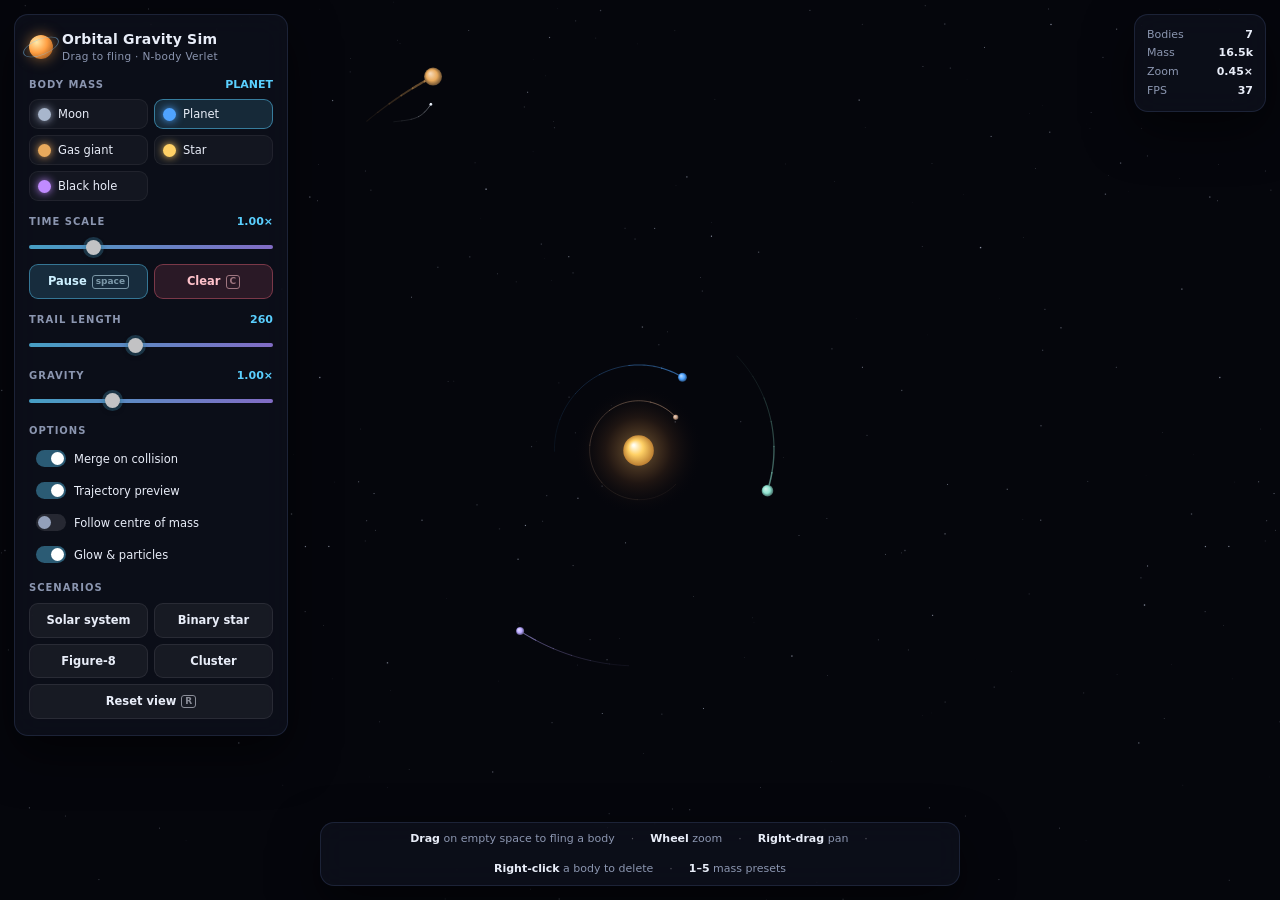
<file: orbital-gravity-simulator.html>
<!DOCTYPE html>
<html lang="en">
<head>
<meta charset="UTF-8" />
<meta name="viewport" content="width=device-width, initial-scale=1.0, maximum-scale=1.0, user-scalable=no" />
<title>Orbital Gravity Simulator</title>
<style>
  :root{
    --bg:#05060c;
    --panel:rgba(14,17,28,0.82);
    --panel-brd:rgba(120,150,220,0.16);
    --txt:#e8edf8;
    --muted:#8b96b0;
    --accent:#5ad0ff;
    --accent2:#a98bff;
    --danger:#ff6b81;
    --ok:#4ade80;
  }
  *{box-sizing:border-box;-webkit-tap-highlight-color:transparent}
  html,body{height:100%;margin:0}
  body{
    background:var(--bg);
    color:var(--txt);
    font:13px/1.45 ui-sans-serif,system-ui,-apple-system,"Segoe UI",Roboto,Helvetica,Arial,sans-serif;
    overflow:hidden;
    overscroll-behavior:none;
  }
  #stage{position:fixed;inset:0;display:block;touch-action:none;cursor:crosshair}

  /* ---------- panels ---------- */
  .panel{
    position:fixed;
    background:var(--panel);
    border:1px solid var(--panel-brd);
    border-radius:14px;
    backdrop-filter:blur(14px) saturate(140%);
    -webkit-backdrop-filter:blur(14px) saturate(140%);
    box-shadow:0 18px 48px rgba(0,0,0,.55);
  }
  #controls{
    top:14px;left:14px;width:274px;
    padding:14px 14px 12px;
    max-height:calc(100vh - 28px);
    overflow-y:auto;
    scrollbar-width:thin;
    scrollbar-color:rgba(120,150,220,.35) transparent;
  }
  #controls::-webkit-scrollbar{width:8px}
  #controls::-webkit-scrollbar-thumb{background:rgba(120,150,220,.3);border-radius:8px}

  .title{display:flex;align-items:center;gap:9px;margin-bottom:12px}
  .title .mark{
    width:24px;height:24px;border-radius:50%;flex:none;
    background:radial-gradient(circle at 32% 30%,#ffe9a8,#ff9f43 45%,#7a3d10 100%);
    box-shadow:0 0 14px rgba(255,170,70,.55);
    position:relative;
  }
  .title .mark::after{
    content:"";position:absolute;inset:-7px;border-radius:50%;
    border:1px solid rgba(120,200,255,.5);
    transform:rotate(-22deg) scaleY(.42);
  }
  .title h1{font-size:14px;margin:0;letter-spacing:.2px;font-weight:650}
  .title small{display:block;color:var(--muted);font-size:10.5px;font-weight:400;letter-spacing:.3px}

  .group{margin-bottom:13px}
  .group:last-child{margin-bottom:4px}
  .label{
    display:flex;justify-content:space-between;align-items:baseline;
    font-size:10px;text-transform:uppercase;letter-spacing:.1em;
    color:var(--muted);margin-bottom:7px;font-weight:600;
  }
  .label b{color:var(--accent);font-weight:600;font-size:11px;letter-spacing:0;font-variant-numeric:tabular-nums}

  /* ---------- preset chips ---------- */
  .presets{display:grid;grid-template-columns:1fr 1fr;gap:6px}
  .chip{
    display:flex;align-items:center;gap:7px;
    padding:7px 8px;border-radius:9px;cursor:pointer;
    background:rgba(255,255,255,.035);
    border:1px solid rgba(255,255,255,.06);
    color:var(--txt);font-size:11.5px;font-family:inherit;text-align:left;
    transition:background .13s,border-color .13s,transform .08s;
  }
  .chip:hover{background:rgba(255,255,255,.075)}
  .chip:active{transform:scale(.97)}
  .chip.on{background:rgba(90,208,255,.14);border-color:rgba(90,208,255,.5)}
  .chip .dot{width:13px;height:13px;border-radius:50%;flex:none;box-shadow:0 0 8px currentColor}
  .chip span{white-space:nowrap;overflow:hidden;text-overflow:ellipsis}

  /* ---------- sliders ---------- */
  input[type=range]{
    -webkit-appearance:none;appearance:none;width:100%;height:20px;
    background:transparent;cursor:pointer;margin:0;display:block;
  }
  input[type=range]::-webkit-slider-runnable-track{
    height:4px;border-radius:4px;
    background:linear-gradient(90deg,var(--accent),var(--accent2));
    opacity:.75;
  }
  input[type=range]::-webkit-slider-thumb{
    -webkit-appearance:none;width:15px;height:15px;border-radius:50%;
    background:#fff;margin-top:-5.5px;border:none;
    box-shadow:0 0 0 3px rgba(90,208,255,.28),0 2px 6px rgba(0,0,0,.5);
  }
  input[type=range]::-moz-range-track{height:4px;border-radius:4px;background:linear-gradient(90deg,var(--accent),var(--accent2));opacity:.75}
  input[type=range]::-moz-range-thumb{width:15px;height:15px;border:none;border-radius:50%;background:#fff;box-shadow:0 0 0 3px rgba(90,208,255,.28)}

  /* ---------- buttons ---------- */
  .row{display:flex;gap:6px}
  .btn{
    flex:1;padding:8px 6px;border-radius:9px;cursor:pointer;
    background:rgba(255,255,255,.05);
    border:1px solid rgba(255,255,255,.08);
    color:var(--txt);font:inherit;font-size:11.5px;font-weight:550;
    transition:background .13s,border-color .13s,transform .08s;
    display:flex;align-items:center;justify-content:center;gap:5px;
  }
  .btn:hover{background:rgba(255,255,255,.1)}
  .btn:active{transform:scale(.97)}
  .btn.primary{background:rgba(90,208,255,.16);border-color:rgba(90,208,255,.45);color:#cdf0ff}
  .btn.primary:hover{background:rgba(90,208,255,.24)}
  .btn.danger{background:rgba(255,107,129,.13);border-color:rgba(255,107,129,.38);color:#ffc2cb}
  .btn.danger:hover{background:rgba(255,107,129,.22)}
  .btn kbd{
    font:inherit;font-size:9px;opacity:.55;border:1px solid currentColor;
    border-radius:3px;padding:0 3px;line-height:1.3;
  }

  /* ---------- toggles ---------- */
  .toggles{display:flex;flex-direction:column;gap:5px}
  .tog{
    display:flex;align-items:center;gap:8px;cursor:pointer;
    padding:5px 7px;border-radius:8px;user-select:none;font-size:11.5px;
    transition:background .13s;
  }
  .tog:hover{background:rgba(255,255,255,.04)}
  .tog input{display:none}
  .tog .sw{
    width:30px;height:17px;border-radius:99px;flex:none;position:relative;
    background:rgba(255,255,255,.11);transition:background .16s;
  }
  .tog .sw::after{
    content:"";position:absolute;top:2px;left:2px;width:13px;height:13px;border-radius:50%;
    background:#93a0ba;transition:transform .16s,background .16s;
  }
  .tog input:checked + .sw{background:rgba(90,208,255,.4)}
  .tog input:checked + .sw::after{transform:translateX(13px);background:#fff}

  /* ---------- scenario list ---------- */
  .scn{display:grid;grid-template-columns:1fr 1fr;gap:6px}

  /* ---------- stats ---------- */
  #stats{
    top:14px;right:14px;padding:10px 12px;min-width:132px;
    font-variant-numeric:tabular-nums;
  }
  #stats .st{display:flex;justify-content:space-between;gap:14px;font-size:11px;padding:1.5px 0}
  #stats .st span{color:var(--muted)}
  #stats .st b{font-weight:600}

  /* ---------- hint bar ---------- */
  #hint{
    left:50%;transform:translateX(-50%);bottom:14px;
    padding:8px 14px;display:flex;gap:14px;flex-wrap:wrap;justify-content:center;
    font-size:11px;color:var(--muted);max-width:calc(100vw - 320px);
  }
  #hint b{color:var(--txt);font-weight:600}
  #hint i{font-style:normal;color:rgba(255,255,255,.3);margin:0 2px}
  #hint .touch{display:none}

  #paused{
    position:fixed;left:50%;top:50%;transform:translate(-50%,-50%);
    font-size:52px;font-weight:700;letter-spacing:.22em;
    color:rgba(255,255,255,.07);pointer-events:none;display:none;
    text-transform:uppercase;
  }
  #paused.on{display:block}

  #burger{
    position:fixed;top:14px;left:14px;z-index:5;display:none;
    width:40px;height:40px;border-radius:11px;align-items:center;justify-content:center;
    background:var(--panel);border:1px solid var(--panel-brd);color:var(--txt);
    cursor:pointer;font-size:17px;backdrop-filter:blur(14px);
  }
  @media (max-width:760px){
    #burger{display:flex}
    /* Leave room for the hint bar so the panel never scrolls underneath it. */
    #controls{top:62px;max-height:calc(100vh - 140px)}
    #controls.hide{display:none}
    #hint{max-width:calc(100vw - 28px);font-size:10.5px;gap:7px;bottom:10px;
          flex-wrap:nowrap;white-space:nowrap;padding:8px 12px}
    #hint .ptr{display:none}
    #hint .touch{display:inline}
    #stats{padding:8px 10px;min-width:0}
  }
</style>
</head>
<body>

<canvas id="stage"></canvas>

<button id="burger" aria-label="Toggle controls">☰</button>

<div class="panel" id="controls">
  <div class="title">
    <div class="mark"></div>
    <div>
      <h1>Orbital Gravity Sim</h1>
      <small>Drag to fling · N-body Verlet</small>
    </div>
  </div>

  <div class="group">
    <div class="label">Body mass <b id="massOut">Planet</b></div>
    <div class="presets" id="presets"></div>
  </div>

  <div class="group">
    <div class="label">Time scale <b id="tsOut">1.00×</b></div>
    <input type="range" id="timeScale" min="0" max="400" value="100" />
    <div class="row" style="margin-top:7px">
      <button class="btn primary" id="playBtn">Pause <kbd>space</kbd></button>
      <button class="btn danger" id="clearBtn">Clear <kbd>C</kbd></button>
    </div>
  </div>

  <div class="group">
    <div class="label">Trail length <b id="trailOut">260</b></div>
    <input type="range" id="trailLen" min="0" max="600" value="260" />
  </div>

  <div class="group">
    <div class="label">Gravity <b id="gOut">1.00×</b></div>
    <input type="range" id="gravity" min="0" max="300" value="100" />
  </div>

  <div class="group">
    <div class="label">Options</div>
    <div class="toggles">
      <label class="tog"><input type="checkbox" id="optMerge" checked /><i class="sw"></i>Merge on collision</label>
      <label class="tog"><input type="checkbox" id="optPredict" checked /><i class="sw"></i>Trajectory preview</label>
      <label class="tog"><input type="checkbox" id="optFollow" /><i class="sw"></i>Follow centre of mass</label>
      <label class="tog"><input type="checkbox" id="optGlow" checked /><i class="sw"></i>Glow &amp; particles</label>
    </div>
  </div>

  <div class="group">
    <div class="label">Scenarios</div>
    <div class="scn">
      <button class="btn" data-scn="solar">Solar system</button>
      <button class="btn" data-scn="binary">Binary star</button>
      <button class="btn" data-scn="figure8">Figure-8</button>
      <button class="btn" data-scn="cluster">Cluster</button>
    </div>
    <div class="row" style="margin-top:6px">
      <button class="btn" id="resetView">Reset view <kbd>R</kbd></button>
    </div>
  </div>
</div>

<div class="panel" id="stats">
  <div class="st"><span>Bodies</span><b id="sBodies">0</b></div>
  <div class="st"><span>Mass</span><b id="sMass">0</b></div>
  <div class="st"><span>Zoom</span><b id="sZoom">1.00×</b></div>
  <div class="st"><span>FPS</span><b id="sFps">60</b></div>
</div>

<div class="panel" id="hint">
  <span class="ptr"><b>Drag</b> on empty space to fling a body</span><i class="ptr">·</i>
  <span class="ptr"><b>Wheel</b> zoom</span><i class="ptr">·</i>
  <span class="ptr"><b>Right-drag</b> pan</span><i class="ptr">·</i>
  <span class="ptr"><b>Right-click</b> a body to delete</span><i class="ptr">·</i>
  <span class="ptr"><b>1–5</b> mass presets</span>
  <span class="touch"><b>Drag</b> to fling</span><i class="touch">·</i>
  <span class="touch"><b>Pinch</b> zoom</span><i class="touch">·</i>
  <span class="touch">2-finger <b>pan</b></span>
</div>

<div id="paused">Paused</div>

<script>
"use strict";
/* =====================================================================
   Orbital Gravity Simulator
   ---------------------------------------------------------------------
   Units: distance = world pixels, time = seconds, mass = arbitrary.
   Integrator: velocity Verlet at a fixed internal step (symplectic, so
   closed orbits stay closed instead of spiralling out like Euler does).
   ===================================================================== */

const CFG = {
  G: 2000,           // gravitational constant in world units
  H: 1 / 240,        // fixed physics step (seconds of simulated time)
  MAX_SUB: 96,       // hard cap on substeps per frame
  MAX_DT: 1 / 30,    // clamp real frame delta so tab-switches don't explode
  SOFT_BASE: 1.5,      // softening floor (px), avoids 1/r^2 singularities
  SOFT_R: 0.09,      // extra softening proportional to summed radii
  RESTITUTION: 0.72, // bounce mode elasticity
  FLING: 2.2,        // drag pixels -> velocity
  MAX_SPEED: 2000,
  TRAIL_MIN_D: 2.5,  // min world distance between trail samples
  CULL_R: 26000,     // bodies further than this from the barycentre are dropped
  MAX_PARTICLES: 900
};

const PRESETS = [
  { id:'moon',   name:'Moon',       mass:25,    radius:5,    color:'#a8b6cc', kind:'rock'  },
  { id:'planet', name:'Planet',     mass:220,   radius:11,   color:'#4fa3ff', kind:'rock'  },
  { id:'giant',  name:'Gas giant',  mass:1400,  radius:21,   color:'#e8a95c', kind:'rock'  },
  { id:'star',   name:'Star',       mass:9000,  radius:32,   color:'#ffd166', kind:'star'  },
  { id:'hole',   name:'Black hole', mass:52000, radius:17,   color:'#c08bff', kind:'hole'  }
];

/* ---------------------------------------------------------------- state */
const S = {
  bodies: [],
  particles: [],
  preset: 1,
  timeScale: 1,
  gravityMul: 1,
  trailLen: 260,
  merge: true,
  predict: true,
  follow: false,
  glow: true,
  paused: false,
  cam: { x:0, y:0, scale:1, tx:0, ty:0 },  // t* = smoothed follow target
  drag: null,     // { x,y,cx,cy } world coords of an in-progress fling
  aimSpeed: 0,
  pan: null,
  pointers: new Map(),
  pinch: 0,
  fps: 60,
  seq: 0
};

const cv = document.getElementById('stage');
const ctx = cv.getContext('2d', { alpha:false });
let W = 0, H = 0, DPR = 1;

function resize(){
  DPR = Math.min(window.devicePixelRatio || 1, 2);
  W = window.innerWidth; H = window.innerHeight;
  cv.width = Math.round(W * DPR);
  cv.height = Math.round(H * DPR);
  cv.style.width = W + 'px';
  cv.style.height = H + 'px';
}
window.addEventListener('resize', resize);
resize();

/* ------------------------------------------------------- coordinate maps */
function toWorld(sx, sy){
  return {
    x: (sx - W / 2) / S.cam.scale + S.cam.x,
    y: (sy - H / 2) / S.cam.scale + S.cam.y
  };
}
function toScreen(wx, wy){
  return {
    x: (wx - S.cam.x) * S.cam.scale + W / 2,
    y: (wy - S.cam.y) * S.cam.scale + H / 2
  };
}

/* ------------------------------------------------------------- body model */
function makeBody(x, y, vx, vy, p){
  return {
    id: ++S.seq,
    x, y, vx, vy,
    ax: 0, ay: 0, pax: 0, pay: 0,
    mass: p.mass,
    r: p.radius,
    color: p.color,
    kind: p.kind || 'rock',
    seed: Math.random() * 6.283,
    trail: [],
    flash: 0
  };
}
// Merged bodies conserve volume: r = cbrt(r1^3 + r2^3)
const radiusFromVolumes = (a, b) => Math.cbrt(a*a*a + b*b*b);

function mixColor(c1, c2, t){
  const p = h => [parseInt(h.slice(1,3),16), parseInt(h.slice(3,5),16), parseInt(h.slice(5,7),16)];
  const a = p(c1), b = p(c2);
  const m = a.map((v,i) => Math.round(v + (b[i] - v) * t));
  return '#' + m.map(v => v.toString(16).padStart(2,'0')).join('');
}

/* ------------------------------------------------------------- integrator */
function computeAccel(list){
  for (let i = 0; i < list.length; i++){ list[i].ax = 0; list[i].ay = 0; }
  const G = CFG.G * S.gravityMul;
  const n = list.length;
  for (let i = 0; i < n; i++){
    const a = list[i];
    for (let j = i + 1; j < n; j++){
      const b = list[j];
      const dx = b.x - a.x, dy = b.y - a.y;
      const soft = CFG.SOFT_BASE + CFG.SOFT_R * (a.r + b.r);
      const d2 = dx*dx + dy*dy + soft*soft;
      const inv = 1 / (d2 * Math.sqrt(d2));   // 1 / d^3
      const f = G * inv;
      a.ax += f * b.mass * dx;  a.ay += f * b.mass * dy;
      b.ax -= f * a.mass * dx;  b.ay -= f * a.mass * dy;
    }
  }
}

function stepPhysics(h){
  const list = S.bodies;
  const n = list.length;
  if (!n) return;

  computeAccel(list);
  const h2 = 0.5 * h * h;
  for (let i = 0; i < n; i++){
    const b = list[i];
    b.x += b.vx * h + b.ax * h2;
    b.y += b.vy * h + b.ay * h2;
    b.pax = b.ax; b.pay = b.ay;      // keep old acceleration for the kick
  }
  computeAccel(list);
  const hh = 0.5 * h;
  for (let i = 0; i < n; i++){
    const b = list[i];
    b.vx += (b.pax + b.ax) * hh;
    b.vy += (b.pay + b.ay) * hh;
    // Speed clamp: only ever engages on a pathological close encounter.
    const s2 = b.vx*b.vx + b.vy*b.vy;
    if (s2 > CFG.MAX_SPEED * CFG.MAX_SPEED){
      const k = CFG.MAX_SPEED / Math.sqrt(s2);
      b.vx *= k; b.vy *= k;
    }
  }
  resolveCollisions();
}

/* ------------------------------------------------------------- collisions */
function resolveCollisions(){
  const list = S.bodies;
  for (let i = 0; i < list.length; i++){
    for (let j = i + 1; j < list.length; j++){
      const a = list[i], b = list[j];
      const dx = b.x - a.x, dy = b.y - a.y;
      const rr = a.r + b.r;
      const d2 = dx*dx + dy*dy;
      if (d2 >= rr*rr || d2 === 0) continue;
      const d = Math.sqrt(d2);
      const nx = dx / d, ny = dy / d;

      if (S.merge){
        const big = a.mass >= b.mass ? a : b;
        const small = big === a ? b : a;
        const M = a.mass + b.mass;
        const impact = Math.hypot(a.vx - b.vx, a.vy - b.vy);
        big.x = (a.x*a.mass + b.x*b.mass) / M;
        big.y = (a.y*a.mass + b.y*b.mass) / M;
        big.vx = (a.vx*a.mass + b.vx*b.mass) / M;
        big.vy = (a.vy*a.mass + b.vy*b.mass) / M;
        big.color = mixColor(big.color, small.color, small.mass / M * 0.65);
        big.r = radiusFromVolumes(a.r, b.r);
        big.mass = M;
        if (big.kind !== 'hole' && small.kind === 'hole') big.kind = 'hole';
        if (big.kind === 'rock' && small.kind === 'star') big.kind = 'star';
        big.flash = 1;
        spawnBurst(big.x, big.y, small.color, Math.min(38, 8 + small.r * 1.6), impact);
        list.splice(list.indexOf(small), 1);
        // The list shifted under us: re-scan this slot from scratch. Works
        // whether `a` survived or was the one absorbed.
        i--;
        break;
      } else {
        // Elastic-ish bounce with positional de-overlap.
        const rvx = b.vx - a.vx, rvy = b.vy - a.vy;
        const vn = rvx * nx + rvy * ny;
        const invA = 1 / a.mass, invB = 1 / b.mass;
        if (vn < 0){
          const jimp = -(1 + CFG.RESTITUTION) * vn / (invA + invB);
          a.vx -= jimp * invA * nx; a.vy -= jimp * invA * ny;
          b.vx += jimp * invB * nx; b.vy += jimp * invB * ny;
          if (-vn > 60) spawnBurst((a.x+b.x)/2, (a.y+b.y)/2, b.color, 10, -vn);
        }
        const pen = (rr - d) / (invA + invB) * 0.8;
        a.x -= pen * invA * nx; a.y -= pen * invA * ny;
        b.x += pen * invB * nx; b.y += pen * invB * ny;
      }
    }
  }
}

/* -------------------------------------------------------------- particles */
function spawnBurst(x, y, color, count, energy){
  if (!S.glow) return;
  const speed = Math.min(340, 60 + energy * 0.55);
  for (let i = 0; i < count; i++){
    if (S.particles.length >= CFG.MAX_PARTICLES) break;
    const ang = Math.random() * 6.283;
    const sp = speed * (0.25 + Math.random() * 0.95);
    S.particles.push({
      x, y,
      vx: Math.cos(ang) * sp, vy: Math.sin(ang) * sp,
      life: 0, max: 0.5 + Math.random() * 0.85,
      size: 1 + Math.random() * 2.4,
      color
    });
  }
}
function stepParticles(dt){
  const p = S.particles;
  for (let i = p.length - 1; i >= 0; i--){
    const q = p[i];
    q.life += dt;
    if (q.life >= q.max){ p.splice(i, 1); continue; }
    q.x += q.vx * dt; q.y += q.vy * dt;
    q.vx *= 0.985; q.vy *= 0.985;
  }
}

/* ------------------------------------------------------------ housekeeping */
function barycentre(){
  let mx = 0, my = 0, m = 0;
  for (const b of S.bodies){ mx += b.x * b.mass; my += b.y * b.mass; m += b.mass; }
  return m ? { x: mx/m, y: my/m, m } : { x:0, y:0, m:0 };
}
function zeroMomentum(){
  let px = 0, py = 0, m = 0;
  for (const b of S.bodies){ px += b.vx * b.mass; py += b.vy * b.mass; m += b.mass; }
  if (!m) return;
  const vx = px/m, vy = py/m;
  for (const b of S.bodies){ b.vx -= vx; b.vy -= vy; }
}
function cullEscapees(){
  if (S.bodies.length < 2) return;
  const c = barycentre();
  for (let i = S.bodies.length - 1; i >= 0; i--){
    const b = S.bodies[i];
    if (Math.hypot(b.x - c.x, b.y - c.y) > CFG.CULL_R) S.bodies.splice(i, 1);
  }
}
function pushTrails(){
  const lim = S.trailLen;
  for (const b of S.bodies){
    if (lim === 0){ if (b.trail.length) b.trail.length = 0; continue; }
    const t = b.trail;
    const last = t[t.length - 1];
    if (!last || Math.hypot(b.x - last.x, b.y - last.y) > CFG.TRAIL_MIN_D){
      t.push({ x:b.x, y:b.y });
      const over = t.length - lim;
      if (over > 0) t.splice(0, over);
    }
  }
}

/* ====================================================================
   Trajectory prediction — integrates a probe through the *frozen* field
   of the current bodies. Cheap, and accurate enough to aim with.
   ==================================================================== */
function predictPath(x, y, vx, vy, radius){
  const pts = [{ x, y }];
  const G = CFG.G * S.gravityMul;
  const src = S.bodies;
  const h = 1 / 90;
  const STEPS = 440;
  let ax = 0, ay = 0;

  const accel = (px, py) => {
    let fx = 0, fy = 0;
    for (let i = 0; i < src.length; i++){
      const b = src[i];
      const dx = b.x - px, dy = b.y - py;
      const soft = CFG.SOFT_BASE + CFG.SOFT_R * (b.r + radius);
      const d2 = dx*dx + dy*dy + soft*soft;
      const inv = 1 / (d2 * Math.sqrt(d2));
      fx += G * b.mass * inv * dx;
      fy += G * b.mass * inv * dy;
    }
    return [fx, fy];
  };

  [ax, ay] = accel(x, y);
  for (let s = 0; s < STEPS; s++){
    x += vx * h + 0.5 * ax * h * h;
    y += vy * h + 0.5 * ay * h * h;
    const [nax, nay] = accel(x, y);
    vx += 0.5 * (ax + nax) * h;
    vy += 0.5 * (ay + nay) * h;
    ax = nax; ay = nay;
    if (s % 2 === 0) pts.push({ x, y });
    // Stop the preview where the body would hit something.
    for (let i = 0; i < src.length; i++){
      const b = src[i];
      if (Math.hypot(b.x - x, b.y - y) < b.r + radius) return { pts, hit:true };
    }
    if (Math.hypot(x, y) > CFG.CULL_R) break;
  }
  return { pts, hit:false };
}

/* ============================== rendering ============================== */
const STARS = [];
const STAR_TILE = 900;
(function seedStars(){
  let s = 20260829;
  const rnd = () => (s = (s * 1664525 + 1013904223) >>> 0) / 4294967296;
  for (let i = 0; i < 230; i++){
    STARS.push({ x: rnd()*STAR_TILE, y: rnd()*STAR_TILE, r: rnd()*1.1 + 0.25, a: rnd()*0.5 + 0.12 });
  }
})();

function drawStarfield(){
  const par = 0.22;
  const ox = ((-S.cam.x * par * S.cam.scale) % STAR_TILE + STAR_TILE) % STAR_TILE;
  const oy = ((-S.cam.y * par * S.cam.scale) % STAR_TILE + STAR_TILE) % STAR_TILE;
  ctx.fillStyle = '#dfe8ff';
  for (let tx = -STAR_TILE + ox; tx < W + STAR_TILE; tx += STAR_TILE){
    for (let ty = -STAR_TILE + oy; ty < H + STAR_TILE; ty += STAR_TILE){
      for (let i = 0; i < STARS.length; i++){
        const st = STARS[i];
        ctx.globalAlpha = st.a;
        ctx.fillRect(tx + st.x, ty + st.y, st.r, st.r);
      }
    }
  }
  ctx.globalAlpha = 1;
}

function drawTrail(b){
  const t = b.trail;
  if (t.length < 3) return;
  const inv = 1 / S.cam.scale;
  const chunks = 6;
  const per = Math.ceil((t.length - 1) / chunks);
  ctx.strokeStyle = b.color;
  ctx.lineCap = 'round';
  ctx.lineJoin = 'round';
  for (let c = 0; c < chunks; c++){
    const from = c * per;
    const to = Math.min(t.length - 1, from + per);
    if (to - from < 1) continue;
    const f = (c + 1) / chunks;
    ctx.globalAlpha = 0.07 + f * f * 0.5;
    ctx.lineWidth = Math.max(inv * 0.9, b.r * (0.1 + f * 0.16));
    ctx.beginPath();
    ctx.moveTo(t[from].x, t[from].y);
    for (let i = from + 1; i <= to; i++) ctx.lineTo(t[i].x, t[i].y);
    ctx.stroke();
  }
  ctx.globalAlpha = 1;
}

function drawBody(b, now){
  const inv = 1 / S.cam.scale;
  const r = Math.max(b.r, 1.6 * inv);

  if (S.glow && b.kind !== 'rock'){
    ctx.globalCompositeOperation = 'lighter';
    const gr = r * (b.kind === 'hole' ? 5.5 : 4.2);
    const g = ctx.createRadialGradient(b.x, b.y, r * 0.5, b.x, b.y, gr);
    g.addColorStop(0, b.kind === 'hole' ? 'rgba(150,90,255,0.30)' : 'rgba(255,196,96,0.34)');
    g.addColorStop(0.45, b.kind === 'hole' ? 'rgba(110,60,220,0.10)' : 'rgba(255,150,60,0.10)');
    g.addColorStop(1, 'rgba(0,0,0,0)');
    ctx.fillStyle = g;
    ctx.beginPath(); ctx.arc(b.x, b.y, gr, 0, 6.2832); ctx.fill();
    ctx.globalCompositeOperation = 'source-over';
  }

  if (b.kind === 'hole'){
    // Accretion ring, then the event horizon punched out over it.
    ctx.save();
    ctx.translate(b.x, b.y);
    ctx.rotate(now * 0.6 + b.seed);
    ctx.scale(1, 0.34);
    const ring = ctx.createRadialGradient(0, 0, r * 1.05, 0, 0, r * 2.5);
    ring.addColorStop(0, 'rgba(255,255,255,0.9)');
    ring.addColorStop(0.35, 'rgba(190,130,255,0.55)');
    ring.addColorStop(1, 'rgba(90,40,160,0)');
    ctx.fillStyle = ring;
    ctx.beginPath(); ctx.arc(0, 0, r * 2.5, 0, 6.2832); ctx.fill();
    ctx.restore();
    ctx.fillStyle = '#05050a';
    ctx.beginPath(); ctx.arc(b.x, b.y, r, 0, 6.2832); ctx.fill();
    ctx.strokeStyle = 'rgba(206,160,255,0.85)';
    ctx.lineWidth = Math.max(inv, r * 0.06);
    ctx.beginPath(); ctx.arc(b.x, b.y, r * 1.03, 0, 6.2832); ctx.stroke();
  } else {
    const lx = b.x - r * 0.32, ly = b.y - r * 0.34;
    const g = ctx.createRadialGradient(lx, ly, r * 0.06, b.x, b.y, r * 1.06);
    if (b.kind === 'star'){
      g.addColorStop(0, '#fffef2');
      g.addColorStop(0.42, b.color);
      g.addColorStop(1, mixColor(b.color, '#7a2f00', 0.55));
    } else {
      g.addColorStop(0, mixColor(b.color, '#ffffff', 0.55));
      g.addColorStop(0.55, b.color);
      g.addColorStop(1, mixColor(b.color, '#04060f', 0.62));
    }
    ctx.fillStyle = g;
    ctx.beginPath(); ctx.arc(b.x, b.y, r, 0, 6.2832); ctx.fill();
  }

  if (b.flash > 0.01){
    ctx.globalCompositeOperation = 'lighter';
    ctx.globalAlpha = b.flash * 0.75;
    const fr = r * (1 + (1 - b.flash) * 3.2);
    const fg = ctx.createRadialGradient(b.x, b.y, 0, b.x, b.y, fr);
    fg.addColorStop(0, 'rgba(255,255,255,0.9)');
    fg.addColorStop(1, 'rgba(255,255,255,0)');
    ctx.fillStyle = fg;
    ctx.beginPath(); ctx.arc(b.x, b.y, fr, 0, 6.2832); ctx.fill();
    ctx.globalAlpha = 1;
    ctx.globalCompositeOperation = 'source-over';
  }
}

function drawParticles(){
  if (!S.particles.length) return;
  ctx.globalCompositeOperation = 'lighter';
  const inv = 1 / S.cam.scale;
  for (const q of S.particles){
    const f = 1 - q.life / q.max;
    ctx.globalAlpha = f * 0.85;
    ctx.fillStyle = q.color;
    const s = Math.max(q.size * inv, q.size * 0.5);
    ctx.beginPath(); ctx.arc(q.x, q.y, s, 0, 6.2832); ctx.fill();
  }
  ctx.globalAlpha = 1;
  ctx.globalCompositeOperation = 'source-over';
}

function drawAim(){
  const d = S.drag;
  if (!d) return;
  const p = PRESETS[S.preset];
  const inv = 1 / S.cam.scale;
  const vx = (d.cx - d.x) * CFG.FLING;
  const vy = (d.cy - d.y) * CFG.FLING;
  const speed = Math.hypot(vx, vy);

  if (S.predict && speed > 1){
    const { pts, hit } = predictPath(d.x, d.y, vx, vy, p.radius);
    ctx.strokeStyle = hit ? 'rgba(255,140,160,0.75)' : 'rgba(150,220,255,0.7)';
    ctx.lineWidth = Math.max(1.2 * inv, 0.6);
    ctx.setLineDash([6 * inv, 7 * inv]);
    ctx.beginPath();
    ctx.moveTo(pts[0].x, pts[0].y);
    for (let i = 1; i < pts.length; i++) ctx.lineTo(pts[i].x, pts[i].y);
    ctx.stroke();
    ctx.setLineDash([]);
  }

  // Ghost of the body about to be launched.
  ctx.globalAlpha = 0.55;
  ctx.fillStyle = p.color;
  ctx.beginPath(); ctx.arc(d.x, d.y, Math.max(p.radius, 2*inv), 0, 6.2832); ctx.fill();
  ctx.globalAlpha = 1;
  ctx.strokeStyle = 'rgba(255,255,255,0.85)';
  ctx.lineWidth = Math.max(1.4 * inv, 0.7);
  ctx.beginPath(); ctx.moveTo(d.x, d.y); ctx.lineTo(d.cx, d.cy); ctx.stroke();

  // Arrowhead at the cursor, in the launch direction.
  const ang = Math.atan2(d.cy - d.y, d.cx - d.x);
  const ah = 11 * inv;
  ctx.fillStyle = 'rgba(255,255,255,0.9)';
  ctx.beginPath();
  ctx.moveTo(d.cx, d.cy);
  ctx.lineTo(d.cx - Math.cos(ang - 0.42) * ah, d.cy - Math.sin(ang - 0.42) * ah);
  ctx.lineTo(d.cx - Math.cos(ang + 0.42) * ah, d.cy - Math.sin(ang + 0.42) * ah);
  ctx.closePath(); ctx.fill();
  S.aimSpeed = speed;
}

function render(now){
  ctx.setTransform(DPR, 0, 0, DPR, 0, 0);
  ctx.fillStyle = '#05060c';
  ctx.fillRect(0, 0, W, H);
  drawStarfield();

  const sc = S.cam.scale;
  ctx.setTransform(DPR*sc, 0, 0, DPR*sc, DPR*(W/2 - S.cam.x*sc), DPR*(H/2 - S.cam.y*sc));

  for (const b of S.bodies) drawTrail(b);
  drawAim();
  for (const b of S.bodies) drawBody(b, now);
  drawParticles();

  // Speed readout follows the cursor, drawn unscaled.
  ctx.setTransform(DPR, 0, 0, DPR, 0, 0);
  if (S.drag){
    const s = toScreen(S.drag.cx, S.drag.cy);
    ctx.font = '600 11px ui-sans-serif,system-ui,sans-serif';
    ctx.fillStyle = 'rgba(255,255,255,0.85)';
    ctx.fillText(Math.round(S.aimSpeed || 0) + ' px/s', s.x + 14, s.y - 10);
  }
}

/* ============================== scenarios ============================== */
const add = (x, y, vx, vy, p) => { const b = makeBody(x, y, vx, vy, p); S.bodies.push(b); return b; };
const Geff = () => CFG.G * S.gravityMul;
// Speed for a circular orbit of radius r around central mass M.
const vCirc = (M, r) => Math.sqrt(Geff() * M / r);

function clearAll(){
  S.bodies.length = 0;
  S.particles.length = 0;
}

const SCENARIOS = {
  solar(){
    // Planet masses are kept small next to the star and the spacings wide:
    // neighbours whose mutual Hill radii overlap scatter each other apart
    // within a couple of minutes, which is not what this preset is for.
    const M = 16000;
    add(0, 0, 0, 0, { mass:M, radius:34, color:'#ffd166', kind:'star' });
    const specs = [
      { r:110, m:12,  rad:6,  c:'#c9a084' },
      { r:190, m:40,  rad:10, c:'#4fa3ff' },
      { r:300, m:90,  rad:13, c:'#8fe3d0' },
      { r:480, m:45,  rad:9,  c:'#b9a8ff' },
      { r:950, m:300, rad:20, c:'#e8a95c', moon:60 }
    ];
    // Golden-angle spacing so planets never start bunched together.
    specs.forEach((s, i) => {
      const dir = i * 2.39996 + 0.7;
      const x = Math.cos(dir) * s.r, y = Math.sin(dir) * s.r;
      const v = vCirc(M, s.r);
      const p = add(x, y, -Math.sin(dir) * v, Math.cos(dir) * v,
                    { mass:s.m, radius:s.rad, color:s.c, kind:'rock' });
      if (s.moon){
        // Well inside the planet's Hill sphere, so the star can't strip it.
        const mv = vCirc(s.m, s.moon);
        add(p.x + s.moon, p.y, p.vx, p.vy + mv, { mass:5, radius:3.5, color:'#dfe6f2', kind:'rock' });
      }
    });
    zeroMomentum();
  },

  binary(){
    const m = 7000, sep = 280;
    // Equal masses about a common barycentre: each at sep/2, v = sqrt(Gm/2sep).
    const v = Math.sqrt(Geff() * m / (2 * sep));
    add(-sep/2, 0, 0, -v, { mass:m, radius:28, color:'#ffd07a', kind:'star' });
    add( sep/2, 0, 0,  v, { mass:m, radius:26, color:'#8fd3ff', kind:'star' });
    // Circumbinary planets, far enough out that the pair looks like one mass.
    const ring = [{r:1050,m:150,rad:12,c:'#7fd8a8'},{r:1900,m:90,rad:9,c:'#ff9ec4'}];
    ring.forEach((s, i) => {
      const dir = i * 2.39996;
      const vv = vCirc(2*m, s.r);
      add(Math.cos(dir)*s.r, Math.sin(dir)*s.r, -Math.sin(dir)*vv, Math.cos(dir)*vv,
          { mass:s.m, radius:s.rad, color:s.c, kind:'rock' });
    });
    zeroMomentum();
  },

  figure8(){
    // Chenciner–Montgomery choreography: three equal masses chasing each other
    // round a figure eight. Stated for G = m = 1, so rescale into world units:
    // positions by L, velocities by sqrt(G*m/L).
    const m = 900, L = 200;
    const V = Math.sqrt(Geff() * m / L);
    const P = { mass:m, radius:15, kind:'rock' };
    const A = [ 0.97000436, -0.24308753];
    const Vc = [-0.93240737, -0.86473146];
    add(-A[0]*L, -A[1]*L, -Vc[0]/2*V, -Vc[1]/2*V, {...P, color:'#5ad0ff'});
    add( A[0]*L,  A[1]*L, -Vc[0]/2*V, -Vc[1]/2*V, {...P, color:'#ff8fb0'});
    add( 0, 0,             Vc[0]*V,    Vc[1]*V,   {...P, color:'#ffd166'});
  },

  cluster(){
    add(0, 0, 0, 0, { mass:9000, radius:30, color:'#ffe0a0', kind:'star' });
    for (let i = 0; i < 16; i++){
      const r = 160 + Math.random() * 520;
      const a = Math.random() * 6.283;
      const v = vCirc(9000, r) * (0.72 + Math.random() * 0.55);
      const mass = 20 + Math.random() * 700;
      add(Math.cos(a)*r, Math.sin(a)*r, -Math.sin(a)*v, Math.cos(a)*v,
          { mass, radius: 4 + Math.cbrt(mass) * 1.5,
            color: `hsl(${Math.floor(Math.random()*360)} 70% 66%)`, kind:'rock' });
    }
    zeroMomentum();
  }
};

function loadScenario(name){
  clearAll();
  SCENARIOS[name]();
  S.cam.x = 0; S.cam.y = 0;
  S.cam.scale = name === 'binary' ? 0.22 : (name === 'solar' ? 0.45 : 1);
  S.paused = false;
  syncUI();
}

/* ================================ input ================================ */
function bodyAt(wx, wy){
  for (let i = S.bodies.length - 1; i >= 0; i--){
    const b = S.bodies[i];
    const pad = 6 / S.cam.scale;
    if (Math.hypot(b.x - wx, b.y - wy) <= b.r + pad) return b;
  }
  return null;
}

function zoomAt(sx, sy, factor){
  const before = toWorld(sx, sy);
  S.cam.scale = Math.min(6, Math.max(0.06, S.cam.scale * factor));
  const after = toWorld(sx, sy);
  S.cam.x += before.x - after.x;
  S.cam.y += before.y - after.y;
}

cv.addEventListener('contextmenu', e => e.preventDefault());

cv.addEventListener('pointerdown', e => {
  cv.setPointerCapture(e.pointerId);
  S.pointers.set(e.pointerId, { x:e.clientX, y:e.clientY });

  if (S.pointers.size === 2){
    // Second finger: abandon the fling, start a pinch instead.
    S.drag = null;
    const [a, b] = [...S.pointers.values()];
    S.pinch = Math.hypot(a.x - b.x, a.y - b.y);
    S.pan = { sx:(a.x+b.x)/2, sy:(a.y+b.y)/2, cx:S.cam.x, cy:S.cam.y, moved:0, touch:true };
    return;
  }

  if (e.button === 2 || e.button === 1){
    S.pan = { sx:e.clientX, sy:e.clientY, cx:S.cam.x, cy:S.cam.y, moved:0, btn:e.button };
  } else if (e.button === 0){
    const w = toWorld(e.clientX, e.clientY);
    S.drag = { x:w.x, y:w.y, cx:w.x, cy:w.y, sx:e.clientX, sy:e.clientY };
  }
});

cv.addEventListener('pointermove', e => {
  if (S.pointers.has(e.pointerId)) S.pointers.set(e.pointerId, { x:e.clientX, y:e.clientY });

  if (S.pointers.size === 2 && S.pan && S.pan.touch){
    const [a, b] = [...S.pointers.values()];
    const dist = Math.hypot(a.x - b.x, a.y - b.y);
    const mx = (a.x + b.x) / 2, my = (a.y + b.y) / 2;
    if (S.pinch > 0) zoomAt(mx, my, dist / S.pinch);
    S.pinch = dist;
    S.cam.x -= (mx - S.pan.sx) / S.cam.scale;
    S.cam.y -= (my - S.pan.sy) / S.cam.scale;
    S.pan.sx = mx; S.pan.sy = my;
    return;
  }

  if (S.pan){
    const dx = e.clientX - S.pan.sx, dy = e.clientY - S.pan.sy;
    S.pan.moved += Math.abs(dx) + Math.abs(dy);
    S.cam.x = S.pan.cx - dx / S.cam.scale;
    S.cam.y = S.pan.cy - dy / S.cam.scale;
    S.follow = false; document.getElementById('optFollow').checked = false;
  } else if (S.drag){
    const w = toWorld(e.clientX, e.clientY);
    S.drag.cx = w.x; S.drag.cy = w.y;
  }
});

function endPointer(e){
  S.pointers.delete(e.pointerId);
  if (S.pointers.size < 2){
    S.pinch = 0;
    // Lifting one finger of a pinch ends the gesture outright; carrying on
    // with the remaining finger would snap the camera to the stale anchor.
    if (S.pan && S.pan.touch) S.pan = null;
  }

  if (S.pan){
    // A right-click that never moved is a delete gesture.
    if (S.pan.btn === 2 && S.pan.moved < 6){
      const w = toWorld(e.clientX, e.clientY);
      const hit = bodyAt(w.x, w.y);
      if (hit){
        spawnBurst(hit.x, hit.y, hit.color, 16, 120);
        S.bodies.splice(S.bodies.indexOf(hit), 1);
      }
    }
    if (S.pointers.size === 0) S.pan = null;
    return;
  }

  if (S.drag){
    const d = S.drag;
    S.drag = null;
    const p = PRESETS[S.preset];
    const moved = Math.hypot(e.clientX - d.sx, e.clientY - d.sy);
    // A tap drops a body at rest; a drag flings it along the arrow.
    const vx = moved < 4 ? 0 : (d.cx - d.x) * CFG.FLING;
    const vy = moved < 4 ? 0 : (d.cy - d.y) * CFG.FLING;
    add(d.x, d.y, vx, vy, p);
  }
}
cv.addEventListener('pointerup', endPointer);
cv.addEventListener('pointercancel', endPointer);

cv.addEventListener('wheel', e => {
  e.preventDefault();
  zoomAt(e.clientX, e.clientY, Math.exp(-e.deltaY * 0.0016));
}, { passive:false });

window.addEventListener('keydown', e => {
  if (e.target.tagName === 'INPUT' && e.target.type === 'text') return;
  const k = e.key.toLowerCase();
  if (k === ' '){ e.preventDefault(); togglePause(); }
  else if (k === 'c') clearAll();
  else if (k === 'r'){ S.cam.x = 0; S.cam.y = 0; S.cam.scale = 1; }
  else if (k >= '1' && k <= '5'){ S.preset = +k - 1; syncUI(); }
});

/* ================================== UI ================================== */
const $ = id => document.getElementById(id);
const el = {
  presets:$('presets'), massOut:$('massOut'),
  timeScale:$('timeScale'), tsOut:$('tsOut'),
  trailLen:$('trailLen'), trailOut:$('trailOut'),
  gravity:$('gravity'), gOut:$('gOut'),
  playBtn:$('playBtn'), clearBtn:$('clearBtn'), resetView:$('resetView'),
  optMerge:$('optMerge'), optPredict:$('optPredict'), optFollow:$('optFollow'), optGlow:$('optGlow'),
  sBodies:$('sBodies'), sMass:$('sMass'), sZoom:$('sZoom'), sFps:$('sFps'),
  paused:$('paused'), controls:$('controls'), burger:$('burger')
};

PRESETS.forEach((p, i) => {
  const b = document.createElement('button');
  b.className = 'chip';
  b.dataset.i = i;
  b.innerHTML = `<i class="dot" style="background:${p.color};color:${p.color}"></i><span>${p.name}</span>`;
  b.addEventListener('click', () => { S.preset = i; syncUI(); });
  el.presets.appendChild(b);
});

function fmt(n){
  if (n >= 1e6) return (n/1e6).toFixed(1) + 'M';
  if (n >= 1e3) return (n/1e3).toFixed(1) + 'k';
  return Math.round(n).toString();
}

function syncUI(){
  [...el.presets.children].forEach((c, i) => c.classList.toggle('on', i === S.preset));
  el.massOut.textContent = PRESETS[S.preset].name;
  el.tsOut.textContent = S.timeScale.toFixed(2) + '×';
  el.trailOut.textContent = S.trailLen === 0 ? 'off' : S.trailLen;
  el.gOut.textContent = S.gravityMul.toFixed(2) + '×';
  el.playBtn.innerHTML = (S.paused ? 'Play' : 'Pause') + ' <kbd>space</kbd>';
  el.paused.classList.toggle('on', S.paused);
}

function togglePause(){ S.paused = !S.paused; syncUI(); }

el.timeScale.addEventListener('input', e => { S.timeScale = +e.target.value / 100; syncUI(); });
el.trailLen.addEventListener('input', e => { S.trailLen = +e.target.value; syncUI(); });
el.gravity.addEventListener('input', e => { S.gravityMul = +e.target.value / 100; syncUI(); });
el.playBtn.addEventListener('click', togglePause);
el.clearBtn.addEventListener('click', clearAll);
el.resetView.addEventListener('click', () => {
  S.cam.x = 0; S.cam.y = 0; S.cam.scale = 1;
  S.follow = false; el.optFollow.checked = false;
});
el.optMerge.addEventListener('change', e => S.merge = e.target.checked);
el.optPredict.addEventListener('change', e => S.predict = e.target.checked);
el.optFollow.addEventListener('change', e => S.follow = e.target.checked);
el.optGlow.addEventListener('change', e => { S.glow = e.target.checked; if (!S.glow) S.particles.length = 0; });
document.querySelectorAll('[data-scn]').forEach(b =>
  b.addEventListener('click', () => loadScenario(b.dataset.scn)));
el.burger.addEventListener('click', () => el.controls.classList.toggle('hide'));

/* ============================== main loop ============================== */
let last = performance.now();
let acc = 0, statAcc = 0, fpsAcc = 0, fpsN = 0;

function frame(now){
  requestAnimationFrame(frame);
  let dt = (now - last) / 1000;
  last = now;
  if (dt > CFG.MAX_DT) dt = CFG.MAX_DT;
  if (dt <= 0) dt = 1 / 60;

  fpsAcc += 1 / dt; fpsN++;

  const scaled = S.paused ? 0 : dt * S.timeScale;
  if (scaled > 0){
    acc += scaled;
    let steps = 0;
    while (acc >= CFG.H && steps < CFG.MAX_SUB){
      stepPhysics(CFG.H);
      acc -= CFG.H;
      steps++;
      // Sample trails inside the substep loop, so a high time scale still
      // draws a smooth curve rather than a chain of straight chords.
      if (steps % 3 === 0) pushTrails();
    }
    if (steps >= CFG.MAX_SUB) acc = 0;   // drop the backlog instead of spiralling
    pushTrails();
    stepParticles(scaled);
    for (const b of S.bodies) if (b.flash > 0) b.flash = Math.max(0, b.flash - dt * 2.2);
    cullEscapees();
  }

  if (S.follow && S.bodies.length){
    const c = barycentre();
    S.cam.x += (c.x - S.cam.x) * Math.min(1, dt * 4);
    S.cam.y += (c.y - S.cam.y) * Math.min(1, dt * 4);
  }

  render(now / 1000);

  statAcc += dt;
  if (statAcc > 0.25){
    statAcc = 0;
    let m = 0;
    for (const b of S.bodies) m += b.mass;
    el.sBodies.textContent = S.bodies.length;
    el.sMass.textContent = fmt(m);
    el.sZoom.textContent = S.cam.scale.toFixed(2) + '×';
    el.sFps.textContent = Math.round(fpsAcc / Math.max(1, fpsN));
    fpsAcc = 0; fpsN = 0;
  }
}

syncUI();
loadScenario('solar');
requestAnimationFrame(frame);
</script>
</body>
</html>
</file>
<file: styles.css>
/* ============================================================
   Centrix Systems — MSP SLA Calculator Stylesheet
   ============================================================ */

/* ---------- Reset & Base ---------- */
*, *::before, *::after { box-sizing: border-box; margin: 0; padding: 0; }

:root {
  --blue-600:   #0057FF;
  --blue-500:   #1D6FFF;
  --blue-100:   #E8F0FF;
  --blue-50:    #F0F5FF;

  --p1-color:   #DC2626;
  --p1-bg:      #FEF2F2;
  --p1-border:  #FECACA;

  --p2-color:   #EA580C;
  --p2-bg:      #FFF7ED;
  --p2-border:  #FED7AA;

  --p3-color:   #CA8A04;
  --p3-bg:      #FEFCE8;
  --p3-border:  #FEF08A;

  --p4-color:   #16A34A;
  --p4-bg:      #F0FDF4;
  --p4-border:  #BBF7D0;

  --gray-900: #0F172A;
  --gray-700: #334155;
  --gray-500: #64748B;
  --gray-400: #94A3B8;
  --gray-300: #CBD5E1;
  --gray-200: #E2E8F0;
  --gray-100: #F1F5F9;
  --gray-50:  #F8FAFC;

  --success-color:  #16A34A;
  --success-bg:     #F0FDF4;
  --warning-color:  #CA8A04;
  --warning-bg:     #FEFCE8;
  --danger-color:   #DC2626;
  --danger-bg:      #FEF2F2;

  --radius-sm:  4px;
  --radius-md:  8px;
  --radius-lg:  12px;

  --shadow-sm:  0 1px 3px rgba(0,0,0,.07), 0 1px 2px rgba(0,0,0,.04);
  --shadow-md:  0 4px 12px rgba(0,0,0,.08), 0 2px 4px rgba(0,0,0,.04);

  --font: 'Segoe UI', system-ui, -apple-system, sans-serif;
}

html { font-size: 15px; }

body {
  font-family: var(--font);
  background: var(--gray-100);
  color: var(--gray-900);
  line-height: 1.6;
  min-height: 100vh;
  display: flex;
  flex-direction: column;
}

/* ---------- Header ---------- */
.site-header {
  background: white;
  border-bottom: 1px solid var(--gray-200);
  position: sticky;
  top: 0;
  z-index: 100;
  box-shadow: var(--shadow-sm);
}

.header-inner {
  max-width: 1200px;
  margin: 0 auto;
  padding: 0 24px;
  display: flex;
  align-items: center;
  gap: 32px;
  height: 64px;
}

.brand {
  display: flex;
  align-items: center;
  gap: 12px;
  flex-shrink: 0;
}

.brand-text {
  display: flex;
  flex-direction: column;
  line-height: 1.2;
}

.brand-name {
  font-size: .95rem;
  font-weight: 700;
  color: var(--gray-900);
  letter-spacing: -.01em;
}

.brand-subtitle {
  font-size: .75rem;
  color: var(--gray-500);
  font-weight: 500;
}

.tab-nav {
  display: flex;
  gap: 4px;
  flex: 1;
}

.tab-btn {
  background: none;
  border: none;
  cursor: pointer;
  padding: 8px 16px;
  font-size: .875rem;
  font-weight: 500;
  color: var(--gray-500);
  border-radius: var(--radius-md);
  transition: background .15s, color .15s;
  white-space: nowrap;
}

.tab-btn:hover { background: var(--gray-100); color: var(--gray-700); }
.tab-btn.active { background: var(--blue-100); color: var(--blue-600); font-weight: 600; }

/* ---------- Main / Container ---------- */
.container {
  max-width: 1200px;
  margin: 0 auto;
  padding: 32px 24px;
  flex: 1;
}

/* ---------- Section / Tab ---------- */
.tab-content { display: none; }
.tab-content.active { display: block; }

.section-header {
  margin-bottom: 24px;
}
.section-header h2 {
  font-size: 1.4rem;
  font-weight: 700;
  color: var(--gray-900);
  letter-spacing: -.02em;
}
.section-header p {
  margin-top: 4px;
  color: var(--gray-500);
  font-size: .9rem;
}

/* ---------- Cards ---------- */
.card {
  background: white;
  border: 1px solid var(--gray-200);
  border-radius: var(--radius-lg);
  padding: 24px;
  box-shadow: var(--shadow-sm);
}

.card-title {
  font-size: 1rem;
  font-weight: 600;
  color: var(--gray-900);
  margin-bottom: 16px;
}

.card-desc {
  font-size: .875rem;
  color: var(--gray-500);
  margin-bottom: 16px;
}

.card-header-row {
  display: flex;
  align-items: center;
  justify-content: space-between;
  margin-bottom: 8px;
}

.card-grid {
  display: grid;
  gap: 20px;
}
.card-grid.two-col { grid-template-columns: 1fr 1fr; }

.mt-16 { margin-top: 16px; }
.mt-24 { margin-top: 24px; }

/* ---------- Forms ---------- */
.form-group {
  margin-bottom: 14px;
}

.form-group label {
  display: block;
  font-size: .8rem;
  font-weight: 600;
  color: var(--gray-700);
  margin-bottom: 5px;
  text-transform: uppercase;
  letter-spacing: .04em;
}

.optional {
  font-weight: 400;
  text-transform: none;
  font-size: .75rem;
  color: var(--gray-400);
}

input[type="text"],
input[type="number"],
input[type="datetime-local"],
input[type="date"],
select {
  width: 100%;
  padding: 9px 12px;
  border: 1px solid var(--gray-300);
  border-radius: var(--radius-md);
  font-size: .875rem;
  color: var(--gray-900);
  background: white;
  transition: border-color .15s, box-shadow .15s;
  font-family: var(--font);
}

input:focus, select:focus {
  outline: none;
  border-color: var(--blue-500);
  box-shadow: 0 0 0 3px rgba(0,87,255,.12);
}

.input-with-suffix {
  display: flex;
  align-items: stretch;
}

.input-with-suffix input {
  border-right: none;
  border-radius: var(--radius-md) 0 0 var(--radius-md);
}

.input-with-suffix .suffix {
  display: flex;
  align-items: center;
  padding: 0 12px;
  background: var(--gray-100);
  border: 1px solid var(--gray-300);
  border-left: none;
  border-radius: 0 var(--radius-md) var(--radius-md) 0;
  font-size: .875rem;
  color: var(--gray-500);
  font-weight: 500;
}

.date-range {
  display: flex;
  align-items: center;
  gap: 10px;
}
.date-range input { flex: 1; }
.date-range span { color: var(--gray-400); font-size: .8rem; white-space: nowrap; }

/* ---------- Buttons ---------- */
.btn {
  display: inline-flex;
  align-items: center;
  justify-content: center;
  gap: 6px;
  padding: 10px 20px;
  font-size: .875rem;
  font-weight: 600;
  border-radius: var(--radius-md);
  border: 1px solid transparent;
  cursor: pointer;
  transition: background .15s, box-shadow .15s, transform .1s;
  font-family: var(--font);
  white-space: nowrap;
}
.btn:active { transform: scale(.98); }

.btn-primary {
  background: var(--blue-600);
  color: white;
  border-color: var(--blue-600);
}
.btn-primary:hover { background: #0049d9; border-color: #0049d9; }

.btn-secondary {
  background: white;
  color: var(--gray-700);
  border-color: var(--gray-300);
}
.btn-secondary:hover { background: var(--gray-100); }

.btn-sm {
  padding: 6px 14px;
  font-size: .8rem;
}

/* ---------- Priority Badges ---------- */
.prio-badge {
  display: inline-flex;
  align-items: center;
  padding: 3px 10px;
  border-radius: 20px;
  font-size: .78rem;
  font-weight: 700;
  border: 1px solid;
}
.prio-badge.p1 { color: var(--p1-color); background: var(--p1-bg); border-color: var(--p1-border); }
.prio-badge.p2 { color: var(--p2-color); background: var(--p2-bg); border-color: var(--p2-border); }
.prio-badge.p3 { color: var(--p3-color); background: var(--p3-bg); border-color: var(--p3-border); }
.prio-badge.p4 { color: var(--p4-color); background: var(--p4-bg); border-color: var(--p4-border); }

/* ---------- Placeholder State ---------- */
.placeholder-state {
  display: flex;
  flex-direction: column;
  align-items: center;
  justify-content: center;
  gap: 12px;
  padding: 40px 20px;
  color: var(--gray-400);
  text-align: center;
}
.placeholder-state p { font-size: .875rem; max-width: 260px; }
.placeholder-state strong { color: var(--gray-600); }

/* ---------- Deadline Results ---------- */
.result-block {
  border: 1px solid var(--gray-200);
  border-radius: var(--radius-md);
  overflow: hidden;
  margin-bottom: 16px;
}

.result-block-header {
  display: flex;
  align-items: center;
  justify-content: space-between;
  padding: 10px 16px;
  background: var(--gray-50);
  border-bottom: 1px solid var(--gray-200);
}

.result-block-header .label {
  font-size: .78rem;
  font-weight: 700;
  text-transform: uppercase;
  letter-spacing: .05em;
  color: var(--gray-500);
}

.result-block-body {
  padding: 12px 16px;
}

.result-deadline {
  font-size: 1rem;
  font-weight: 600;
  color: var(--gray-900);
}

.result-meta {
  font-size: .8rem;
  color: var(--gray-500);
  margin-top: 3px;
}

.status-pill {
  display: inline-flex;
  align-items: center;
  gap: 5px;
  padding: 3px 10px;
  border-radius: 20px;
  font-size: .75rem;
  font-weight: 700;
  border: 1px solid;
}
.status-pill.met    { color: var(--success-color); background: var(--success-bg); border-color: #BBF7D0; }
.status-pill.breach { color: var(--danger-color);  background: var(--danger-bg);  border-color: #FECACA; }
.status-pill.pending { color: var(--gray-500); background: var(--gray-100); border-color: var(--gray-300); }

.dot {
  width: 7px; height: 7px;
  border-radius: 50%;
  display: inline-block;
}
.dot.met    { background: var(--success-color); }
.dot.breach { background: var(--danger-color); }
.dot.pending { background: var(--gray-400); }

.result-ticket-id {
  font-size: .75rem;
  font-weight: 700;
  color: var(--blue-600);
  background: var(--blue-50);
  border: 1px solid var(--blue-100);
  border-radius: var(--radius-sm);
  padding: 2px 8px;
  margin-bottom: 12px;
  display: inline-block;
}

.result-summary-row {
  display: flex;
  justify-content: space-between;
  align-items: center;
  padding: 6px 0;
  border-bottom: 1px solid var(--gray-100);
  font-size: .875rem;
}
.result-summary-row:last-child { border-bottom: none; }
.result-summary-row .key { color: var(--gray-500); }
.result-summary-row .val { font-weight: 600; color: var(--gray-900); }

/* ---------- Ticket Log ---------- */
.ticket-log {
  max-height: 400px;
  overflow-y: auto;
}

.empty-log {
  text-align: center;
  color: var(--gray-400);
  font-size: .875rem;
  padding: 32px;
}

.log-item {
  display: grid;
  grid-template-columns: auto 1fr auto auto;
  gap: 12px;
  align-items: center;
  padding: 10px 12px;
  border-radius: var(--radius-md);
  border: 1px solid var(--gray-200);
  margin-bottom: 8px;
  font-size: .85rem;
  background: var(--gray-50);
}

.log-item .log-id {
  font-weight: 700;
  color: var(--blue-600);
  min-width: 90px;
}

.log-item .log-info { color: var(--gray-600); }
.log-item .log-deadline { color: var(--gray-700); font-weight: 500; text-align: right; }

/* ---------- Compliance ---------- */
.sla-input-table {
  width: 100%;
  border-collapse: separate;
  border-spacing: 0;
  margin-bottom: 0;
}

.sla-input-row {
  display: grid;
  grid-template-columns: 130px 1fr 1fr 80px;
  gap: 8px;
  align-items: center;
  padding: 8px 0;
  border-bottom: 1px solid var(--gray-100);
}

.sla-input-row.header-row {
  font-size: .75rem;
  font-weight: 700;
  text-transform: uppercase;
  letter-spacing: .05em;
  color: var(--gray-500);
  padding-bottom: 8px;
}

.sla-input-row input {
  padding: 6px 10px;
  font-size: .85rem;
}

.comp-breached {
  font-weight: 700;
  color: var(--danger-color);
  text-align: center;
}

/* Compliance Results */
.compliance-grid {
  display: grid;
  grid-template-columns: 1fr 1fr;
  gap: 12px;
  margin-bottom: 16px;
}

.compliance-card {
  border: 1px solid var(--gray-200);
  border-radius: var(--radius-md);
  padding: 14px;
  text-align: center;
}

.compliance-card .prio-badge { margin-bottom: 8px; }
.compliance-card .compliance-pct {
  font-size: 1.6rem;
  font-weight: 800;
  letter-spacing: -.03em;
  line-height: 1;
  margin-bottom: 4px;
}
.compliance-card .compliance-label { font-size: .75rem; color: var(--gray-500); }
.compliance-card.above { border-color: #BBF7D0; background: var(--success-bg); }
.compliance-card.below { border-color: #FECACA; background: var(--danger-bg); }
.compliance-card.above .compliance-pct { color: var(--success-color); }
.compliance-card.below .compliance-pct { color: var(--danger-color); }

.overall-compliance {
  border: 2px solid var(--blue-600);
  border-radius: var(--radius-md);
  padding: 16px;
  text-align: center;
  background: var(--blue-50);
  margin-bottom: 16px;
}
.overall-compliance .label {
  font-size: .78rem;
  font-weight: 700;
  text-transform: uppercase;
  letter-spacing: .05em;
  color: var(--blue-600);
  margin-bottom: 6px;
}
.overall-compliance .pct {
  font-size: 2.4rem;
  font-weight: 800;
  color: var(--blue-600);
  letter-spacing: -.04em;
  line-height: 1;
}
.overall-compliance .sub {
  font-size: .8rem;
  color: var(--gray-500);
  margin-top: 4px;
}

.threshold-grid {
  display: grid;
  grid-template-columns: repeat(4, 1fr);
  gap: 12px;
}

.threshold-card {
  border: 1px solid var(--gray-200);
  border-radius: var(--radius-md);
  padding: 14px;
  text-align: center;
}
.threshold-card .prio-badge { margin-bottom: 8px; }
.threshold-target { font-weight: 700; font-size: .9rem; margin-bottom: 4px; }
.threshold-desc { font-size: .75rem; color: var(--gray-500); line-height: 1.4; }

/* ---------- Uptime ---------- */
.uptime-result {
  margin-top: 16px;
  border-radius: var(--radius-md);
  padding: 16px;
  border: 1px solid;
}
.uptime-result.hidden { display: none; }
.uptime-result.ok { background: var(--success-bg); border-color: #BBF7D0; color: var(--success-color); }
.uptime-result.warn { background: var(--warning-bg); border-color: #FEF08A; color: var(--warning-color); }
.uptime-result.fail { background: var(--danger-bg); border-color: #FECACA; color: var(--danger-color); }
.uptime-result .uptime-big {
  font-size: 1.8rem;
  font-weight: 800;
  letter-spacing: -.03em;
  line-height: 1.1;
}
.uptime-result .uptime-label { font-size: .78rem; font-weight: 700; text-transform: uppercase; letter-spacing: .05em; margin-bottom: 8px; }
.uptime-result .uptime-details { font-size: .8rem; margin-top: 8px; opacity: .85; }
.uptime-result .uptime-details div { margin-top: 3px; }

/* ---------- Tables ---------- */
.table-wrapper { overflow-x: auto; }

.data-table {
  width: 100%;
  border-collapse: collapse;
  font-size: .875rem;
}

.data-table th {
  background: var(--gray-50);
  font-size: .75rem;
  font-weight: 700;
  text-transform: uppercase;
  letter-spacing: .05em;
  color: var(--gray-500);
  padding: 10px 14px;
  text-align: left;
  border-bottom: 2px solid var(--gray-200);
  white-space: nowrap;
}

.data-table td {
  padding: 10px 14px;
  border-bottom: 1px solid var(--gray-100);
  color: var(--gray-700);
  vertical-align: middle;
}

.data-table tr:last-child td { border-bottom: none; }
.data-table tr:hover td { background: var(--gray-50); }

.data-table td input {
  width: 80px;
  padding: 5px 8px;
  font-size: .85rem;
}

.data-table td input[type="color"] {
  width: 44px;
  height: 32px;
  padding: 2px 4px;
  border-radius: var(--radius-sm);
  cursor: pointer;
}

/* ---------- Tier Config ---------- */
.tier-actions {
  display: flex;
  gap: 12px;
  margin-top: 20px;
}

.save-msg {
  margin-top: 12px;
  padding: 10px 16px;
  background: var(--success-bg);
  border: 1px solid #BBF7D0;
  border-radius: var(--radius-md);
  color: var(--success-color);
  font-size: .875rem;
  font-weight: 600;
}
.save-msg.hidden { display: none; }

.tier-defs {
  display: flex;
  flex-direction: column;
  gap: 16px;
}

.tier-def-item {
  display: flex;
  gap: 16px;
  align-items: flex-start;
  padding: 14px;
  border: 1px solid var(--gray-200);
  border-radius: var(--radius-md);
  background: var(--gray-50);
}

.tier-def-badge {
  width: 40px;
  height: 40px;
  border-radius: 50%;
  display: flex;
  align-items: center;
  justify-content: center;
  font-weight: 800;
  font-size: .9rem;
  flex-shrink: 0;
}
.tier-def-badge.p1 { background: var(--p1-bg); color: var(--p1-color); border: 2px solid var(--p1-border); }
.tier-def-badge.p2 { background: var(--p2-bg); color: var(--p2-color); border: 2px solid var(--p2-border); }
.tier-def-badge.p3 { background: var(--p3-bg); color: var(--p3-color); border: 2px solid var(--p3-border); }
.tier-def-badge.p4 { background: var(--p4-bg); color: var(--p4-color); border: 2px solid var(--p4-border); }

.tier-def-text strong { font-size: .9rem; display: block; margin-bottom: 4px; }
.tier-def-text p { font-size: .83rem; color: var(--gray-600); line-height: 1.5; }

/* ---------- Footer ---------- */
.site-footer {
  background: white;
  border-top: 1px solid var(--gray-200);
  padding: 14px 24px;
  display: flex;
  justify-content: space-between;
  align-items: center;
  font-size: .78rem;
  color: var(--gray-400);
}

/* ---------- Utilities ---------- */
.hidden { display: none !important; }
.text-red   { color: var(--danger-color); }
.text-green { color: var(--success-color); }
.text-amber { color: var(--warning-color); }

/* ---------- Responsive ---------- */
@media (max-width: 900px) {
  .card-grid.two-col { grid-template-columns: 1fr; }
  .threshold-grid { grid-template-columns: 1fr 1fr; }
  .compliance-grid { grid-template-columns: 1fr 1fr; }
}

@media (max-width: 640px) {
  .header-inner {
    flex-direction: column;
    height: auto;
    padding: 12px 16px;
    gap: 10px;
  }
  .tab-nav { flex-wrap: wrap; }
  .container { padding: 16px; }
  .threshold-grid { grid-template-columns: 1fr 1fr; }
  .compliance-grid { grid-template-columns: 1fr; }
  .sla-input-row { grid-template-columns: 110px 1fr 1fr 60px; }
  .site-footer { flex-direction: column; gap: 4px; text-align: center; }
  .log-item { grid-template-columns: 1fr 1fr; }
}
</file>
